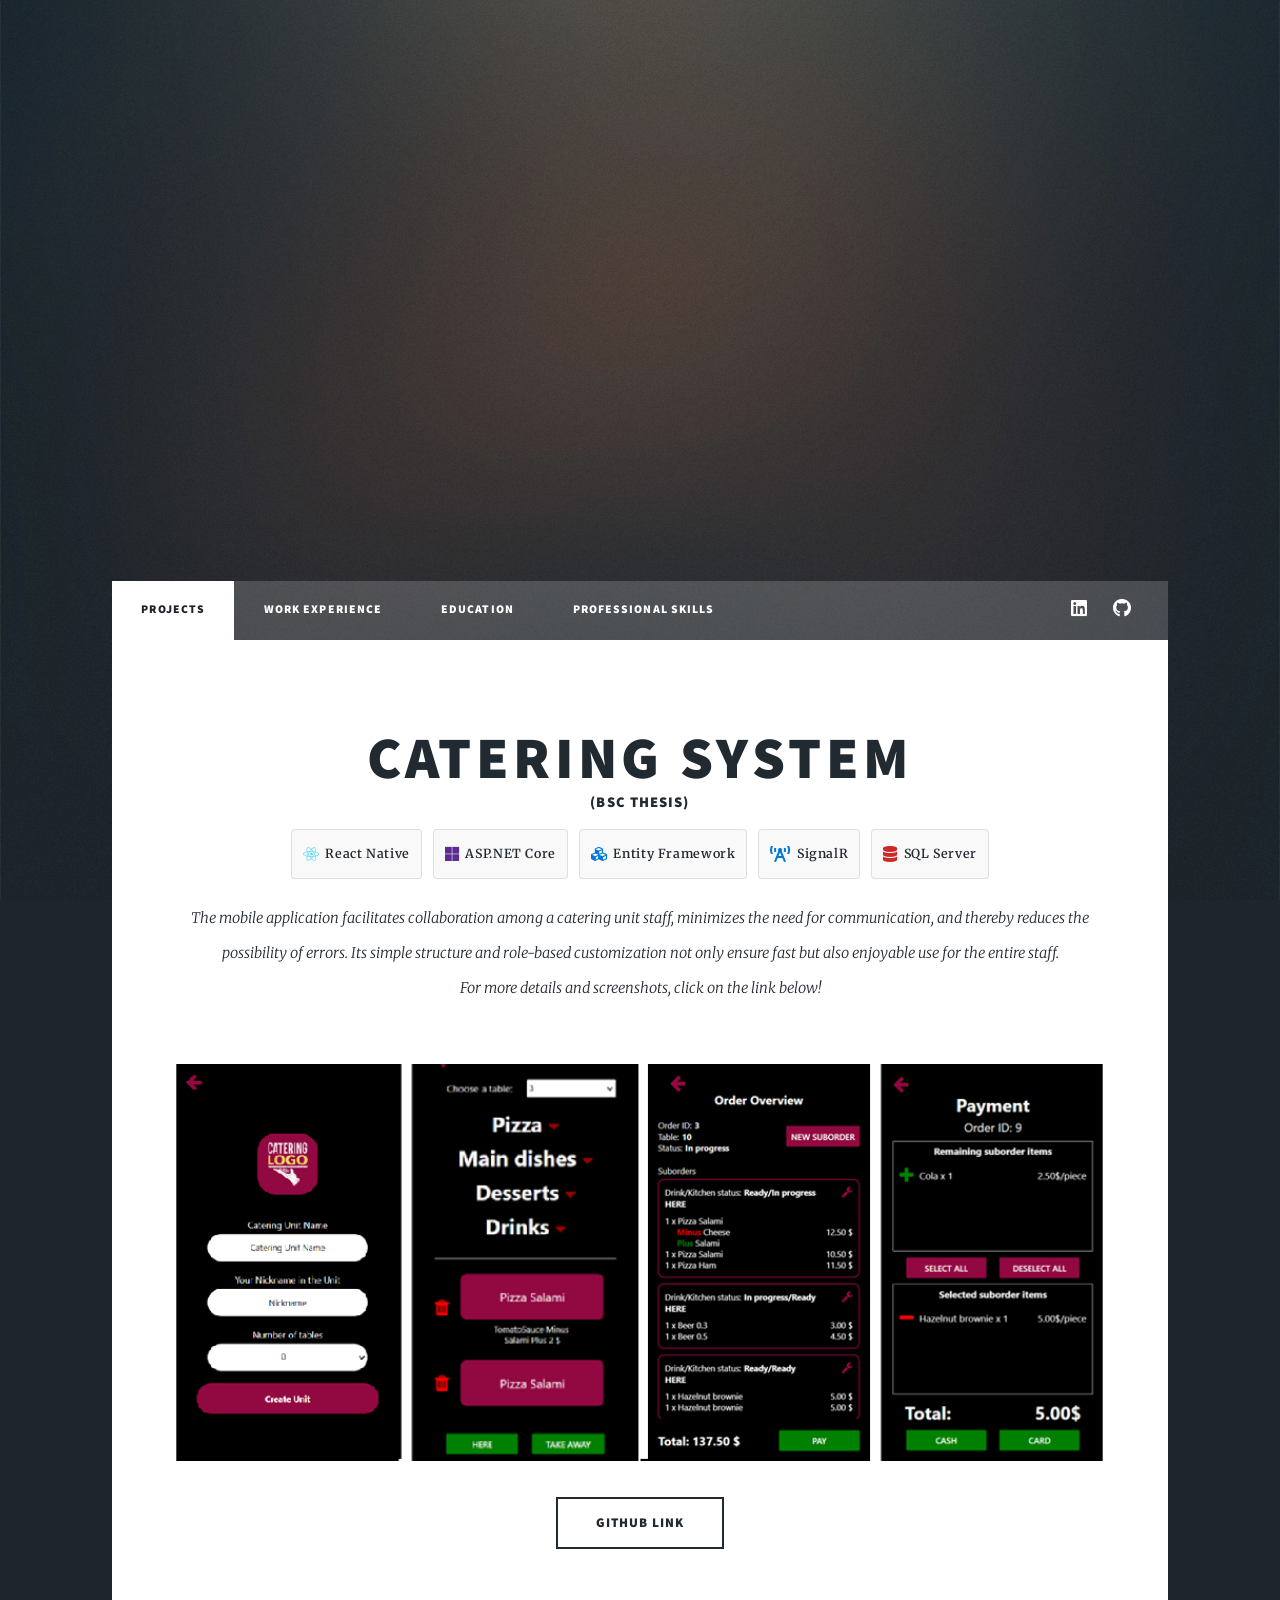
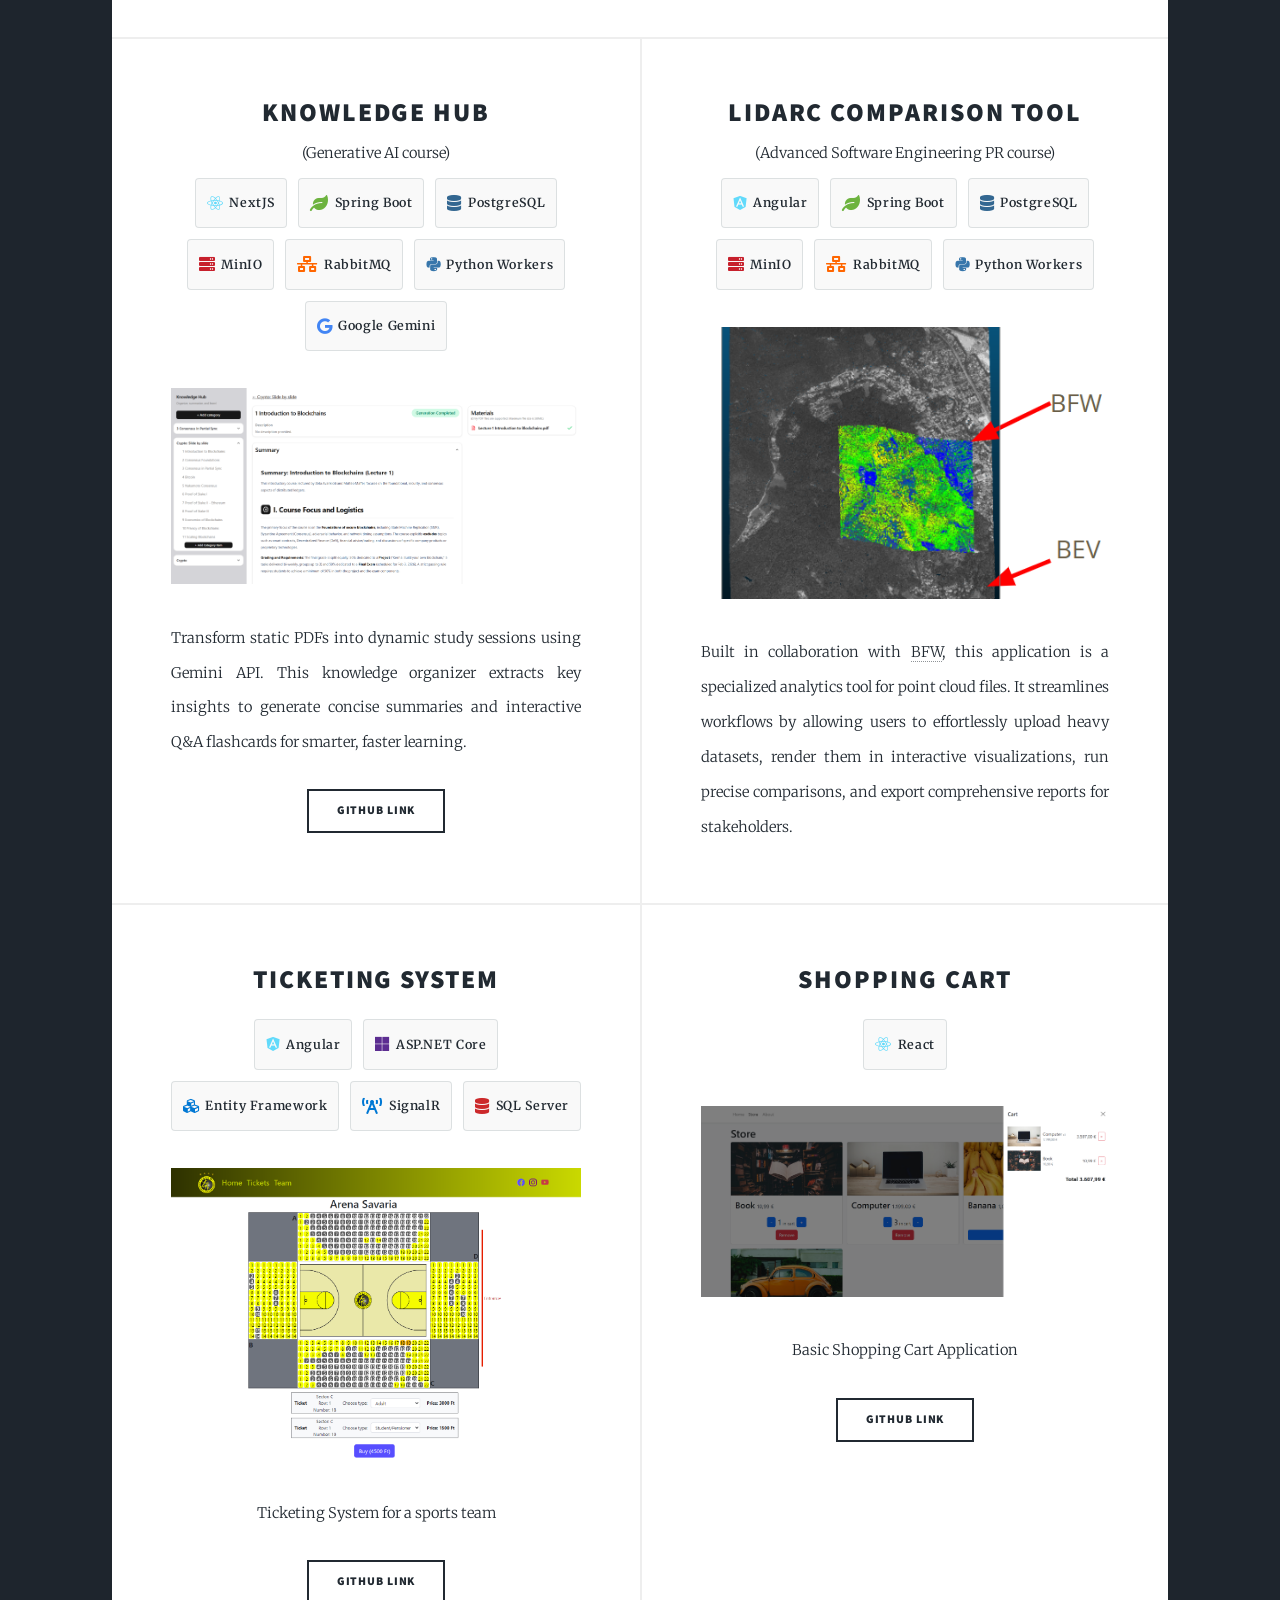
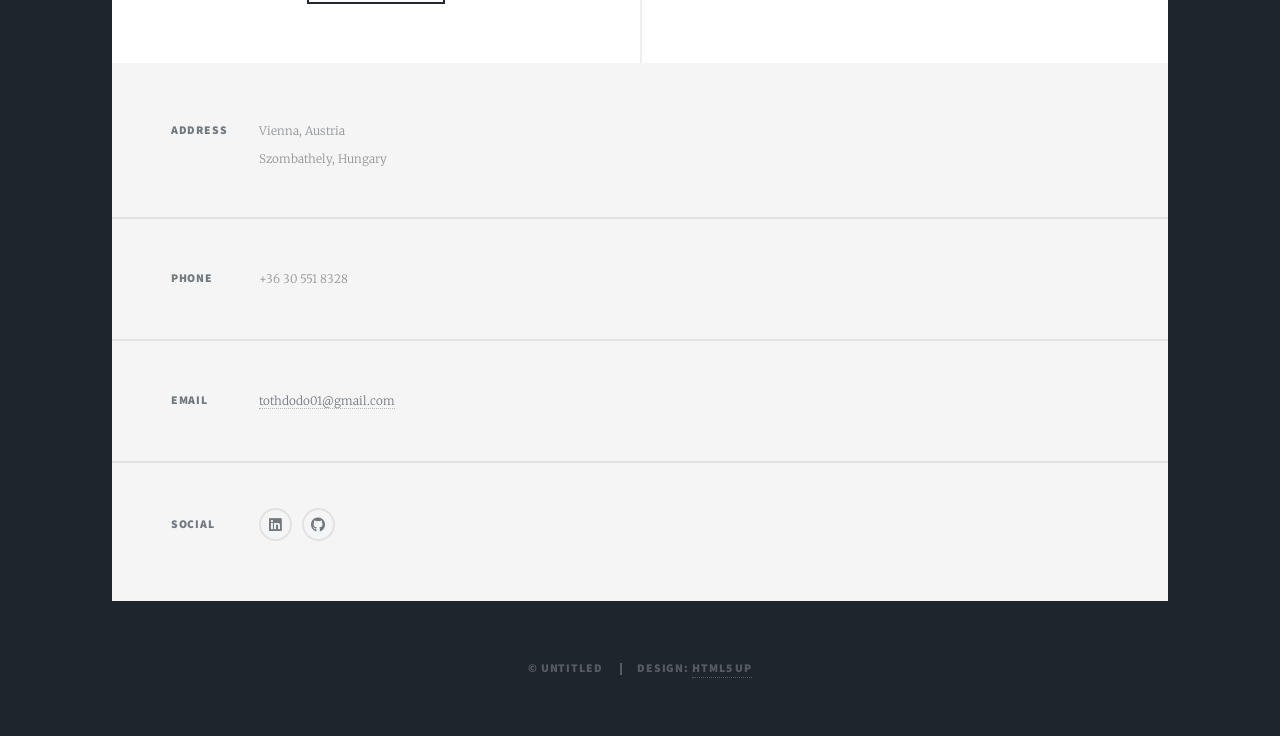
<file: index.html>
<!DOCTYPE HTML>
<!--
	Massively by HTML5 UP
	html5up.net | @ajlkn
	Free for personal and commercial use under the CCA 3.0 license (html5up.net/license)
-->
<html>

<head>
	<title>Portfolio</title>
	<meta charset="utf-8" />
	<meta name="viewport" content="width=device-width, initial-scale=1, user-scalable=no" />
	<link rel="stylesheet" href="assets/css/main.css" />
	<noscript>
		<link rel="stylesheet" href="assets/css/noscript.css" />
	</noscript>
</head>

<body>

	<!-- Wrapper -->
	<div id="wrapper" class="fade-in">

		<!-- Intro -->
		<div id="intro">
			<div
				style="display: flex; flex-wrap: wrap; align-items: flex-start; justify-content: center; gap: 3rem; max-width: 72rem;">
				<div style="flex: 0 0 auto; text-align: center;">
					<img src="images/cv_circular.png" alt="Profile Image" class="profile-image" />
				</div>

				<div style="flex: 1 1 350px;">
					<h1 style="margin-bottom: 0.2rem; font-size: 3rem; line-height: 1.1; text-align: left;">Domonkos
						Máté Tóth</h1>

					<p
						style="margin-bottom: 1.5rem; font-size: 1.2rem; font-weight: 600; text-transform: uppercase; letter-spacing: 0.15em; text-align: left;">
						Software Engineer
					</p>

					<p
						style="margin-bottom: 0; font-size: 1.1rem; line-height: 1.6; font-weight: 300; text-align:justify;">
						Welcome to my portfolio!<br /><br />I am a <strong>Master’s student in Software
							Engineering at the
							Technical
							University of Vienna</strong>, seeking a <strong>part-time or internship</strong>
						opportunity alongside my studies. Highly motivated with <strong>2.5 years of industry
							experience</strong> and a
						strong academic
						background in <strong>BSc and MSc programs</strong>. I am eager to contribute my existing
						skillset to your team
						while actively
						pursuing opportunities to expand my technical knowledge. With strong communication skills and a
						collaborative
						mindset, I enjoy working in teams and contributing to shared goals.<br /><br />Feel free to
						explore my
						projects, work experience, education, and skills below!
					</p>
				</div>
			</div>
			<div id="content"></div>
		</div>
		<!-- Nav -->
		<nav id="nav">
			<ul class="links">
				<li class="active"><a href="index.html#content">Projects</a></li>
				<li><a href="work.html#content">Work Experience</a></li>
				<li><a href="education.html#content">Education</a></li>
				<li><a href="skills.html#content">Professional Skills</a></li>
			</ul>
			<ul class="icons">
				<li><a href="https://www.linkedin.com/in/domonkos-m%C3%A1t%C3%A9-t%C3%B3th-b01144271/"
						class="icon brands fa-linkedin" target="_blank"><span class="label">LinkedIn</span></a></li>
				<li><a href="https://github.com/tothdodo" class="icon brands fa-github" target="_blank"><span
							class="label">GitHub</span></a></li>
			</ul>
		</nav>

		<!-- Main -->
		<div id="main">
			<!-- Featured Post -->
			<article class="post featured">
				<header class="major">
					<h2 style="margin-bottom: 0px;"><a href="https://github.com/tothdodo/caterflow"
							target="_blank">Catering System</a>
					</h2>
					<h4>(BSc Thesis)</h4>
					<div class="tech-container">
						<span class="tech-badge">
							<i class="icon brands fa-react" style="color: #61DAFB; font-size: 1.1rem;"></i> React
							Native
						</span>

						<span class="tech-badge">
							<i class="icon brands fa-microsoft" style="color: #5C2D91; font-size: 1.1rem;"></i>
							ASP.NET
							Core
						</span>

						<span class="tech-badge">
							<i class="icon solid fa-cubes" style="color: #0078D4; font-size: 1.1rem;"></i> Entity
							Framework
						</span>

						<span class="tech-badge">
							<i class="icon solid fa-broadcast-tower" style="color: #0078D4; font-size: 1.1rem;"></i>
							SignalR
						</span>

						<span class="tech-badge">
							<i class="icon solid fa-database" style="color: #CC292B; font-size: 1.1rem;"></i> SQL
							Server
						</span>
					</div>
					<p>The mobile application facilitates collaboration among a catering unit staff, minimizes the
						need
						for
						communication, and thereby reduces the possibility of errors. Its simple structure and
						role-based customization not only ensure fast but also enjoyable use for the entire
						staff.<br>
						For more details and screenshots, click on the link below!
					</p>
				</header>
				<a href="https://github.com/tothdodo/caterflow" class="image fit" target="_blank"><img
						src="images/caterflow.png" alt="" /></a>
				<ul class="actions special">
					<li><a href="https://github.com/tothdodo/caterflow" class="button large" target="_blank">GitHub
							Link</a></li>
				</ul>
			</article>

			<!-- Posts -->
			<section class="posts">
				<article>
					<header>
						<h2 style="margin-bottom: 5px;"><a href="https://github.com/tothdodo/genai_project"
								target="_blank">Knowledge Hub</a>
						</h2>
						<span>(Generative AI course)</span>
						<div class="tech-container">
							<span class="tech-badge">
								<i class="icon brands fa-react" style="color: #61DAFB; font-size: 1.1rem;"></i>
								NextJS
							</span>
							<span class="tech-badge">
								<i class="icon solid fa-leaf" style="color: #6DB33F; font-size: 1.1rem;"></i> Spring
								Boot
							</span>
							<span class="tech-badge">
								<i class="icon solid fa-database" style="color: #336791; font-size: 1.1rem;"></i>
								PostgreSQL
							</span>
							<span class="tech-badge">
								<i class="icon solid fa-server" style="color: #C7202C; font-size: 1.1rem;"></i>
								MinIO
							</span>
							<span class="tech-badge">
								<i class="icon solid fa-network-wired" style="color: #FF6600; font-size: 1.1rem;"></i>
								RabbitMQ
							</span>
							<span class="tech-badge">
								<i class="icon brands fa-python" style="color: #3776AB; font-size: 1.1rem;"></i>
								Python
								Workers
							</span>
							<span class="tech-badge">
								<i class="icon brands fa-google" style="color: #4285F4; font-size: 1.1rem;"></i>
								Google
								Gemini
							</span>
						</div>
					</header>
					<a href="https://github.com/tothdodo/genai_project" class="image fit" target="_blank">
						<img src="images/genai_project.png" alt="" /></a>
					<p style="text-align: justify;">
						Transform static PDFs into dynamic study sessions using Gemini API.
						This knowledge organizer extracts key insights to generate concise summaries and
						interactive Q&A flashcards for smarter, faster learning.
					</p>
					<ul class="actions special">
						<li><a href="https://github.com/tothdodo/genai_project" class="button" target="_blank">GitHub
								Link</a></li>
					</ul>
				</article>
				<article>
					<header>
						<h2 style="margin-bottom: 5px;">
							LiDARC Comparison Tool
						</h2>
						<span>(Advanced Software Engineering PR course)</span>
						<div class="tech-container">
							<span class="tech-badge">
								<i class="icon brands fa-angular" style="color: #61DAFB; font-size: 1.1rem;"></i>
								Angular
							</span>
							<span class="tech-badge">
								<i class="icon solid fa-leaf" style="color: #6DB33F; font-size: 1.1rem;"></i> Spring
								Boot
							</span>
							<span class="tech-badge">
								<i class="icon solid fa-database" style="color: #336791; font-size: 1.1rem;"></i>
								PostgreSQL
							</span>
							<span class="tech-badge">
								<i class="icon solid fa-server" style="color: #C7202C; font-size: 1.1rem;"></i>
								MinIO
							</span>
							<span class="tech-badge">
								<i class="icon solid fa-network-wired" style="color: #FF6600; font-size: 1.1rem;"></i>
								RabbitMQ
							</span>
							<span class="tech-badge">
								<i class="icon brands fa-python" style="color: #3776AB; font-size: 1.1rem;"></i>
								Python
								Workers
							</span>
						</div>
					</header>
					<div class="image fit">
						<img src="images/lidarc.png" alt="" />
					</div>
					<p style="text-align: justify;">
						Built in collaboration with <a href="https://www.bfw.gv.at/en/" target="_blank">BFW</a>,
						this
						application is a specialized analytics tool for point
						cloud files.
						It streamlines workflows by allowing users to effortlessly upload heavy datasets,
						render them in interactive visualizations, run precise comparisons,
						and export comprehensive reports for stakeholders.
					</p>
				</article>
			</section>
			<section class="posts">
				<article>
					<header>
						<h2><a href="https://github.com/tothdodo/TicketingSystem" target="_blank">Ticketing
								System</a>
						</h2>
						<div class="tech-container">
							<span class="tech-badge">
								<i class="icon brands fa-angular" style="color: #61DAFB; font-size: 1.1rem;"></i>
								Angular
							</span>

							<span class="tech-badge">
								<i class="icon brands fa-microsoft" style="color: #5C2D91; font-size: 1.1rem;"></i>
								ASP.NET
								Core
							</span>

							<span class="tech-badge">
								<i class="icon solid fa-cubes" style="color: #0078D4; font-size: 1.1rem;"></i>
								Entity
								Framework
							</span>

							<span class="tech-badge">
								<i class="icon solid fa-broadcast-tower" style="color: #0078D4; font-size: 1.1rem;"></i>
								SignalR
							</span>

							<span class="tech-badge">
								<i class="icon solid fa-database" style="color: #CC292B; font-size: 1.1rem;"></i>
								SQL
								Server
							</span>
						</div>
					</header>
					<a href="https://github.com/tothdodo/TicketingSystem" class="image fit" target="_blank">
						<img src="images/ts_main_pic.png" alt="" /></a>
					<p style="display: flex; justify-content: center;">Ticketing System for a sports team</p>
					<ul class="actions special">
						<li><a href="https://github.com/tothdodo/TicketingSystem" class="button" target="_blank">GitHub
								Link</a></li>
					</ul>
				</article>
				<article>
					<header>
						<h2><a href="https://github.com/tothdodo/ShoppingCart" target="_blank">Shopping Cart</a>
						</h2>
						<div class="tech-container">
							<span class="tech-badge">
								<i class="icon brands fa-react" style="color: #61DAFB; font-size: 1.1rem;"></i>
								React
							</span>
						</div>
					</header>
					<a href="https://github.com/tothdodo/ShoppingCart" class="image fit" target="_blank">
						<img src="images/shopping_cart.png" alt="" /></a>
					<p style="display: flex; justify-content: center;">Basic Shopping Cart Application</p>
					<ul class="actions special">
						<li><a href="https://github.com/tothdodo/ShoppingCart" class="button" target="_blank">GitHub
								Link</a></li>
					</ul>
				</article>
			</section>
		</div>

		<!-- Footer -->
		<footer id="footer">
			<section class="split contact">
				<section class="alt">
					<h3>Address</h3>
					<p>Vienna, Austria<br />
						Szombathely, Hungary</p>
				</section>
				<section>
					<h3>Phone</h3>
					<p>+36 30 551 8328</p>
				</section>
				<section>
					<h3>Email</h3>
					<p><a href="mailto:tothdodo01@gmail.com">tothdodo01@gmail.com</a></p>
				</section>

				<section>
					<h3>Social</h3>
					<ul class="icons alt">
						<li><a href="https://www.linkedin.com/in/domonkos-m%C3%A1t%C3%A9-t%C3%B3th-b01144271/"
								class="icon brands alt fa-linkedin" target="_blank"><span
									class="label">LinkedIn</span></a></li>
						<li><a href="https://github.com/tothdodo" class="icon brands alt fa-github"
								target="_blank"><span class="label">GitHub</span></a></li>
					</ul>
				</section>
			</section>
		</footer>

		<!-- Copyright -->
		<div id="copyright">
			<ul>
				<li>&copy; Untitled</li>
				<li>Design: <a href="https://html5up.net">HTML5 UP</a></li>
			</ul>
		</div>

	</div>

	<!-- Scripts -->
	<script src="assets/js/jquery.min.js"></script>
	<script src="assets/js/jquery.scrollex.min.js"></script>
	<script src="assets/js/jquery.scrolly.min.js"></script>
	<script src="assets/js/browser.min.js"></script>
	<script src="assets/js/breakpoints.min.js"></script>
	<script src="assets/js/util.js"></script>
	<script src="assets/js/main.js"></script>

</body>

</html>
</file>
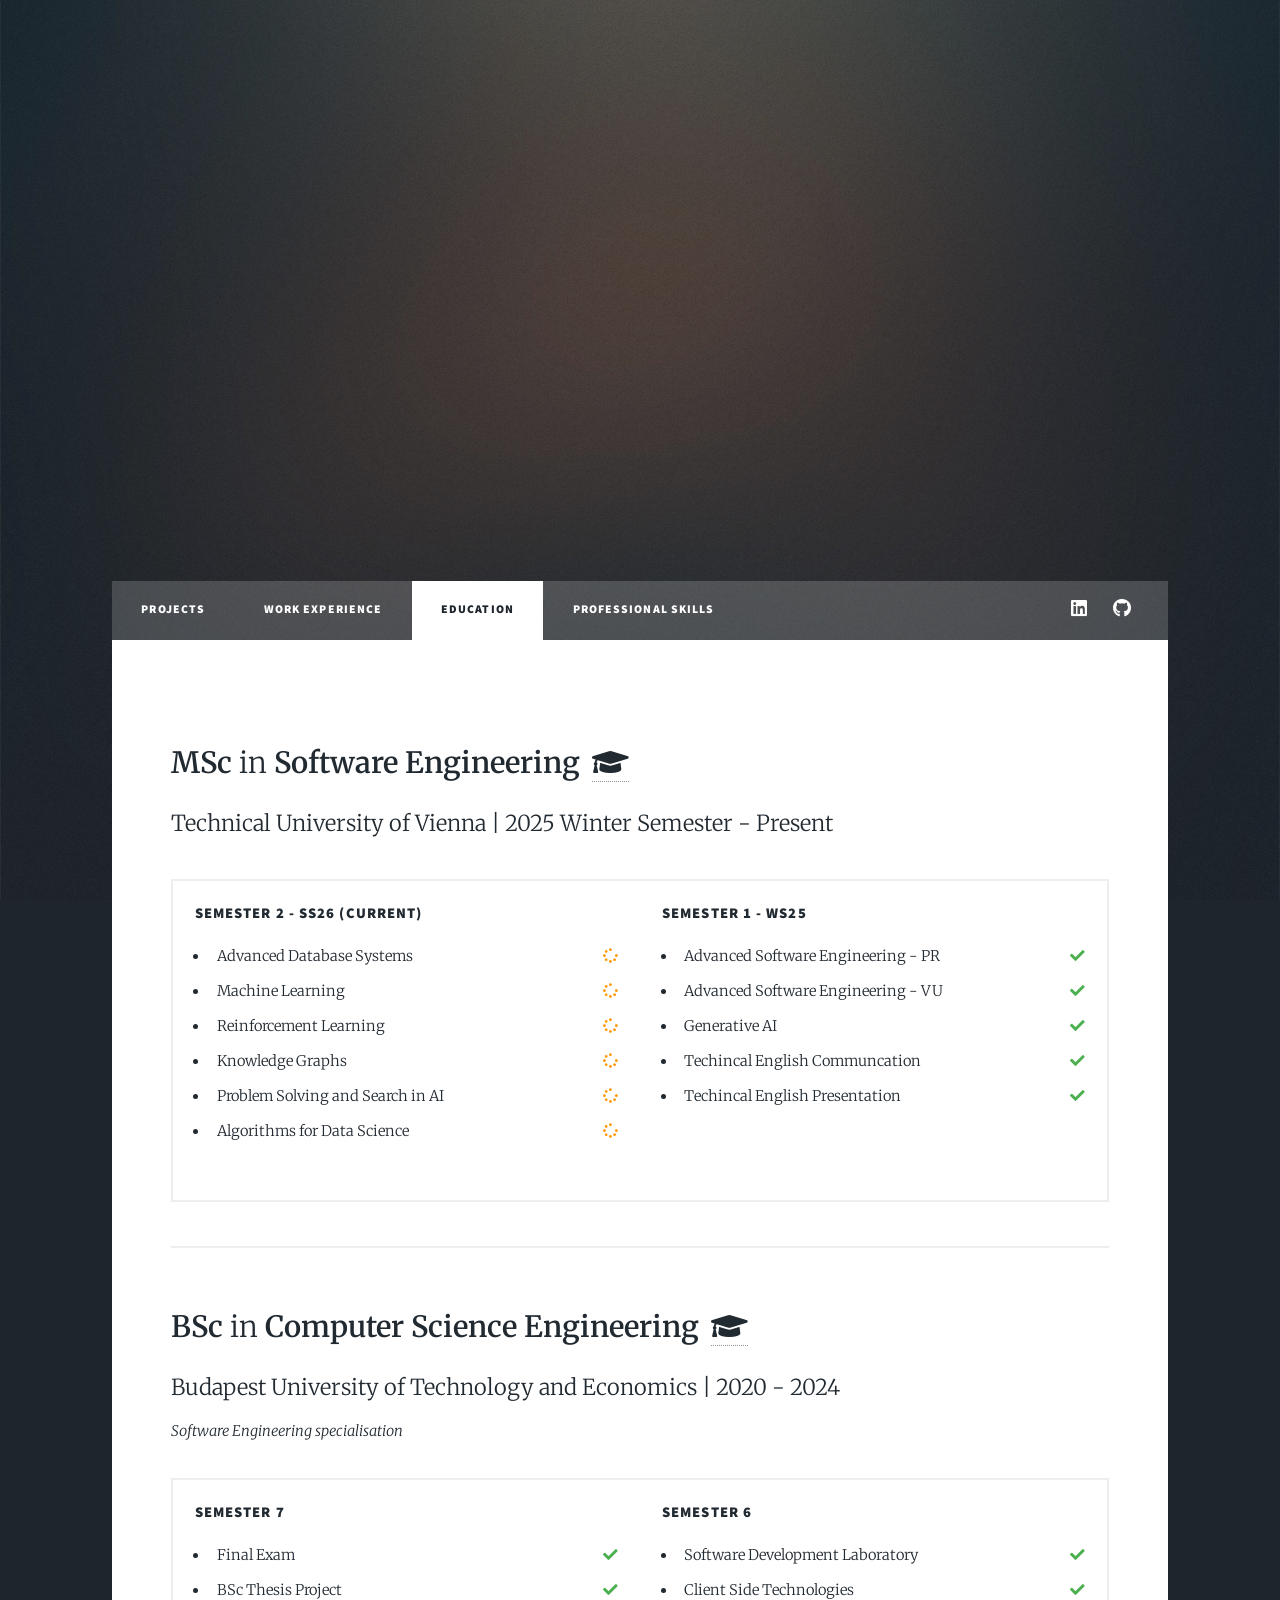
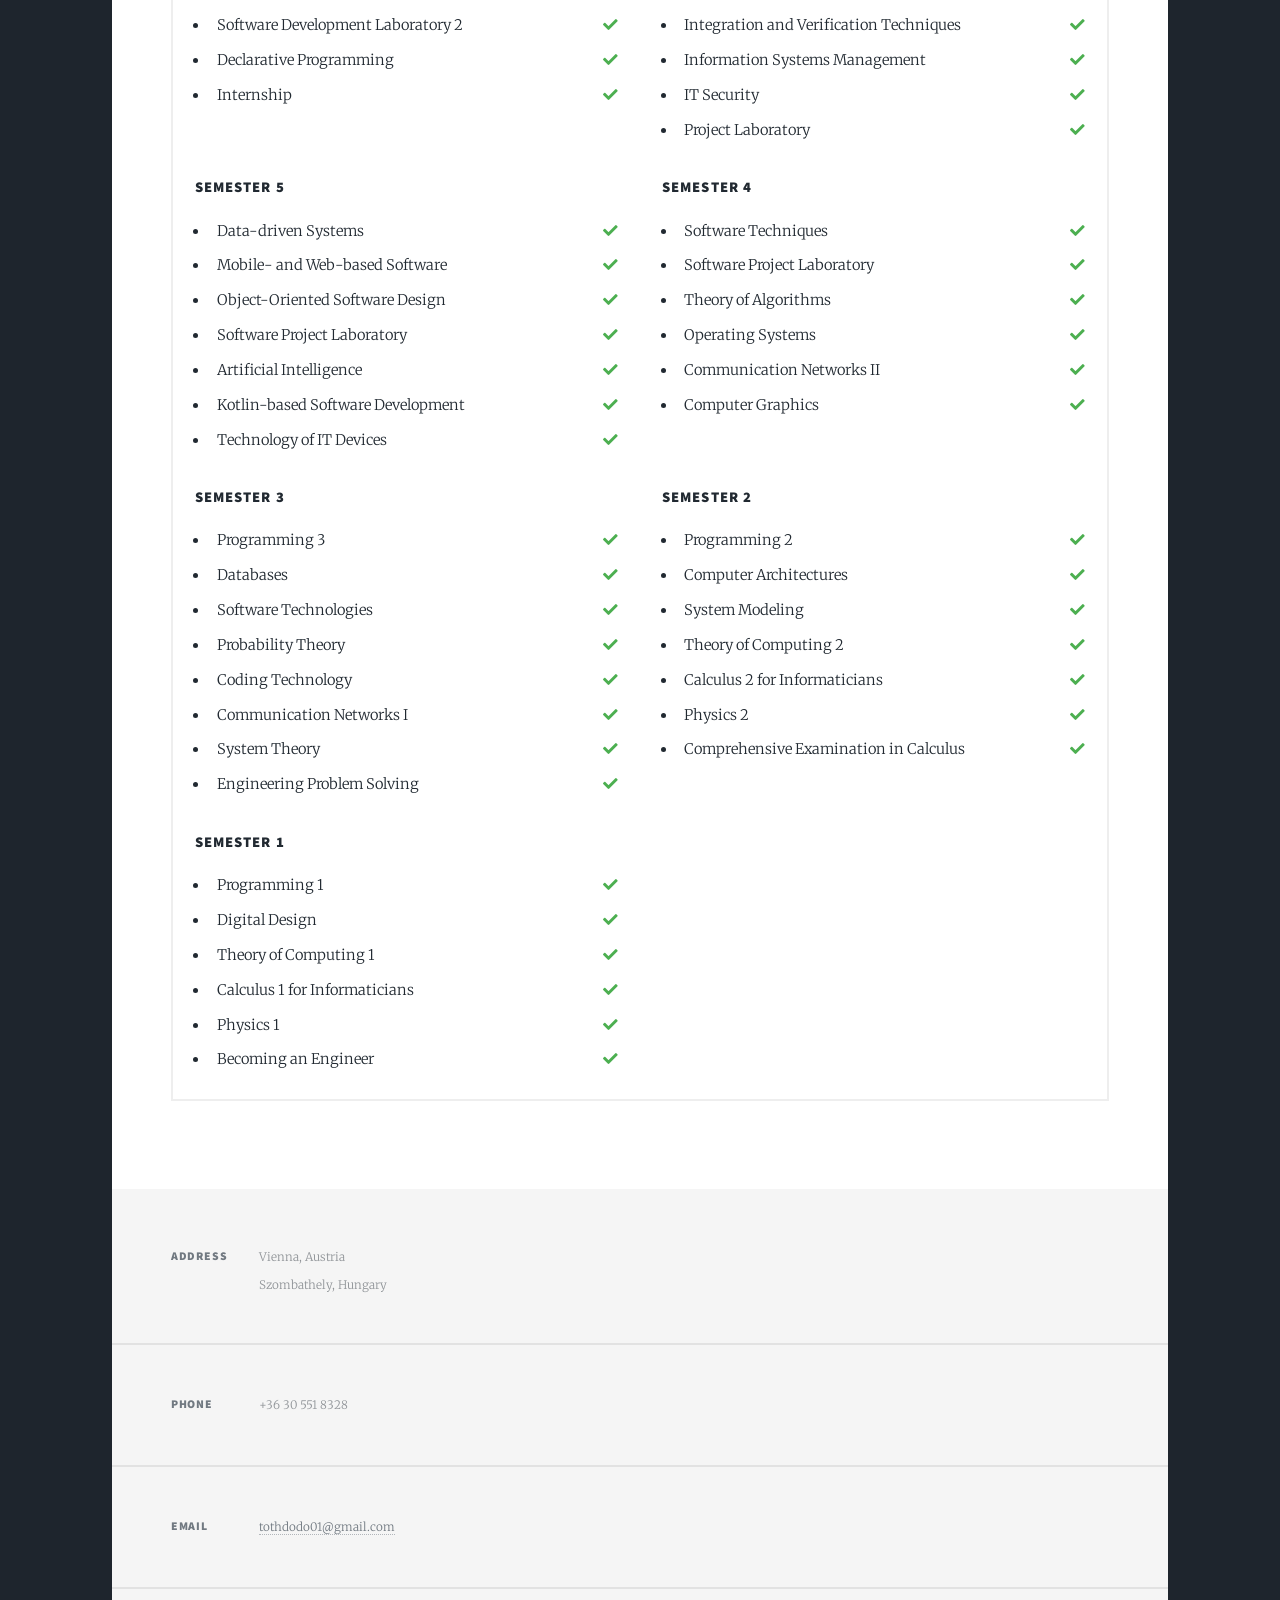
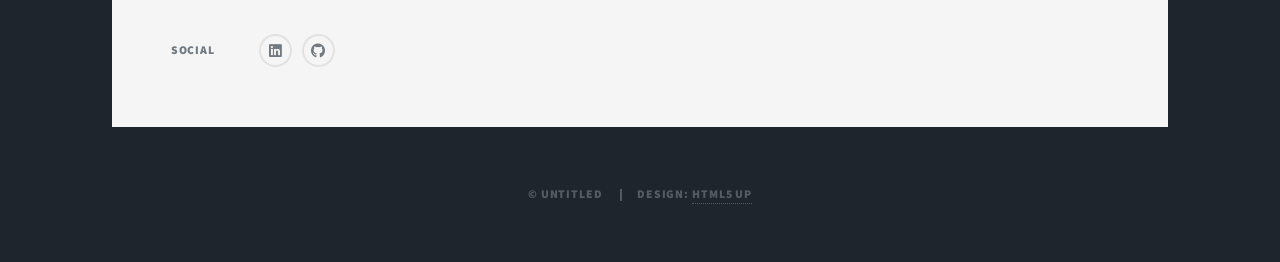
<file: education.html>
<!DOCTYPE HTML>
<!--
	Massively by HTML5 UP
	html5up.net | @ajlkn
	Free for personal and commercial use under the CCA 3.0 license (html5up.net/license)
-->
<html>

<head>
	<title>Portfolio</title>
	<meta charset="utf-8" />
	<meta name="viewport" content="width=device-width, initial-scale=1, user-scalable=no" />
	<link rel="stylesheet" href="assets/css/main.css" />
	<noscript>
		<link rel="stylesheet" href="assets/css/noscript.css" />
	</noscript>
</head>

<body>

	<!-- Wrapper -->
	<div id="wrapper" class="fade-in">

		<!-- Intro -->
		<div id="intro">
			<div
				style="display: flex; flex-wrap: wrap; align-items: flex-start; justify-content: center; gap: 3rem; max-width: 72rem;">
				<div style="flex: 0 0 auto; text-align: center;">
					<img src="images/cv_circular.png" alt="Profile Image" class="profile-image" />
				</div>

				<div style="flex: 1 1 350px;">
					<h1 style="margin-bottom: 0.2rem; font-size: 3rem; line-height: 1.1; text-align: left;">Domonkos
						Máté Tóth</h1>

					<p
						style="margin-bottom: 1.5rem; font-size: 1.2rem; font-weight: 600; text-transform: uppercase; letter-spacing: 0.15em; text-align: left;">
						Software Engineer
					</p>

					<p
						style="margin-bottom: 0; font-size: 1.1rem; line-height: 1.6; font-weight: 300; text-align:justify;">
						Welcome to my portfolio!<br /><br />I am a <strong>Master’s student in Software
							Engineering at the
							Technical
							University of Vienna</strong>, seeking a <strong>part-time or internship</strong>
						opportunity alongside my studies. Highly motivated with <strong>2.5 years of industry
							experience</strong> and a
						strong academic
						background in <strong>BSc and MSc programs</strong>. I am eager to contribute my existing
						skillset to your team
						while actively
						pursuing opportunities to expand my technical knowledge. With strong communication skills and a
						collaborative
						mindset, I enjoy working in teams and contributing to shared goals.<br /><br />Feel free to
						explore my
						projects, work experience, education, and skills below!
					</p>
				</div>

			</div>
			<div id="content"></div>
		</div>
		<!-- Nav -->
		<nav id="nav">
			<ul class="links">
				<li><a href="index.html#content">Projects</a></li>
				<li><a href="work.html#content">Work Experience</a></li>
				<li class="active"><a href="education.html#content">Education</a></li>
				<li><a href="skills.html#content">Professional Skills</a></li>
			</ul>
			<ul class="icons">
				<li><a href="https://www.linkedin.com/in/domonkos-m%C3%A1t%C3%A9-t%C3%B3th-b01144271/"
						class="icon brands fa-linkedin" target="_blank"><span class="label">LinkedIn</span></a></li>
				<li><a href="https://github.com/tothdodo" class="icon brands fa-github" target="_blank"><span
							class="label">GitHub</span></a></li>
			</ul>
		</nav>

		<!-- Main -->
		<div id="main">
			<article class="post">
				<p style="font-size: 2rem; margin-bottom: 0;"><strong>MSc</strong> in <strong>Software
						Engineering</strong>
					<a href="https://informatics.tuwien.ac.at/master/software-engineering/" target="_blank"
						rel="noopener noreferrer" style="margin-left: 5px; text-decoration: none;">
						<i class="icon solid fa-graduation-cap"></i>
					</a>
				</p>
				<p style="font-size: 1.5rem;">Technical University of Vienna | 2025 Winter Semester - Present</p>
				<div class="box">
					<div class="row gtr-200">
						<div class="col-6 col-12-small">
							<h4>Semester 2 - SS26 (Current)</h4>
							<ul class="alt">
								<li>
									<div class="list-item">
										<span>Advanced Database Systems</span>
										<i class="icon solid fa-spinner fa-spin in-progress" title="In Progress"></i>
									</div>
								</li>
								<li>
									<div class="list-item">
										<span>Machine Learning</span>
										<i class="icon solid fa-spinner fa-spin in-progress" title="In Progress"></i>
									</div>
								</li>
								<li>
									<div class="list-item">
										<span>Reinforcement Learning</span>
										<i class="icon solid fa-spinner fa-spin in-progress" title="In Progress"></i>
									</div>
								</li>
								<li>
									<div class="list-item">
										<span>Knowledge Graphs</span>
										<i class="icon solid fa-spinner fa-spin in-progress" title="In Progress"></i>
									</div>
								</li>
								<li>
									<div class="list-item">
										<span>Problem Solving and Search in AI</span>
										<i class="icon solid fa-spinner fa-spin in-progress" title="In Progress"></i>
									</div>
								</li>
								<li>
									<div class="list-item">
										<span>Algorithms for Data Science</span>
										<i class="icon solid fa-spinner fa-spin in-progress" title="In Progress"></i>
									</div>
								</li>
							</ul>
						</div>
						<div class="col-6 col-12-small">
							<h4>Semester 1 - WS25</h4>
							<ul class="alt">
								<li>
									<div class="list-item">
										<span>Advanced Software Engineering - PR</span>
										<i class="icon solid fa-check completed" title="Passed"></i>
									</div>
								</li>
								<li>
									<div class="list-item">
										<span>Advanced Software Engineering - VU</span>
										<i class="icon solid fa-check completed" title="Passed"></i>
									</div>
								</li>
								<li>
									<div class="list-item">
										<span>Generative AI</span>
										<i class="icon solid fa-check completed" title="Passed"></i>
									</div>
								</li>
								<li>
									<div class="list-item">
										<span>Techincal English Communcation</span>
										<i class="icon solid fa-check completed" title="Passed"></i>
									</div>
								</li>
								<li>
									<div class="list-item">
										<span>Techincal English Presentation</span>
										<i class="icon solid fa-check completed" title="Passed"></i>
									</div>
								</li>
							</ul>
						</div>
					</div>
				</div>

				<hr />

				<p style="font-size: 2rem; margin-bottom: 0;"><strong>BSc</strong> in <strong>Computer Science
						Engineering</strong>
					<a href="https://vik.bme.hu/document/5728/original/BSC_CE_20230703.pdf" target="_blank"
						rel="noopener noreferrer" style="margin-left: 5px; text-decoration: none;">
						<i class="icon solid fa-graduation-cap"></i>
					</a>
				</p>
				<p style="font-size: 1.5rem;margin-bottom: 0;">Budapest University of Technology and Economics |
					2020 - 2024</p>
				<p style="font-size: 1rem; font-style: italic;">Software Engineering specialisation</p>
				<div class="box">
					<div class="row gtr-200">
						<div class="col-6 col-12-small">
							<h4>Semester 7</h4>
							<ul class="alt">
								<li>
									<div class="list-item">
										<span>Final Exam</span>
										<i class="icon solid fa-check completed" title="Passed"></i>
									</div>
								</li>
								<li>
									<div class="list-item">
										<span>BSc Thesis Project</span>
										<i class="icon solid fa-check completed" title="Passed"></i>
									</div>
								</li>
								<li>
									<div class="list-item">
										<span>Software Development Laboratory 2</span>
										<i class="icon solid fa-check completed" title="Passed"></i>
									</div>
								</li>
								<li>
									<div class="list-item">
										<span>Declarative Programming</span>
										<i class="icon solid fa-check completed" title="Passed"></i>
									</div>
								</li>
								<li>
									<div class="list-item">
										<span>Internship</span>
										<i class="icon solid fa-check completed" title="Passed"></i>
									</div>
								</li>
							</ul>
						</div>
						<div class="col-6 col-12-small">
							<h4>Semester 6</h4>
							<ul class="alt">
								<li>
									<div class="list-item">
										<span>Software Development Laboratory</span>
										<i class="icon solid fa-check completed" title="Passed"></i>
									</div>
								</li>
								<li>
									<div class="list-item">
										<span>Client Side Technologies</span>
										<i class="icon solid fa-check completed" title="Passed"></i>
									</div>
								</li>
								<li>
									<div class="list-item">
										<span>Integration and Verification Techniques</span>
										<i class="icon solid fa-check completed" title="Passed"></i>
									</div>
								</li>
								<li>
									<div class="list-item">
										<span>Information Systems Management</span>
										<i class="icon solid fa-check completed" title="Passed"></i>
									</div>
								</li>
								<li>
									<div class="list-item">
										<span>IT Security</span>
										<i class="icon solid fa-check completed" title="Passed"></i>
									</div>
								</li>
								<li>
									<div class="list-item">
										<span>Project Laboratory</span>
										<i class="icon solid fa-check completed" title="Passed"></i>
									</div>
								</li>
							</ul>
						</div>

						<div class="col-6 col-12-small">
							<h4>Semester 5</h4>
							<ul class="alt">
								<li>
									<div class="list-item">
										<span>Data-driven Systems</span>
										<i class="icon solid fa-check completed" title="Passed"></i>
									</div>
								</li>
								<li>
									<div class="list-item">
										<span>Mobile- and Web-based Software</span>
										<i class="icon solid fa-check completed" title="Passed"></i>
									</div>
								</li>
								<li>
									<div class="list-item">
										<span>Object-Oriented Software Design</span>
										<i class="icon solid fa-check completed" title="Passed"></i>
									</div>
								</li>
								<li>
									<div class="list-item">
										<span>Software Project Laboratory</span>
										<i class="icon solid fa-check completed" title="Passed"></i>
									</div>
								</li>
								<li>
									<div class="list-item">
										<span>Artificial Intelligence</span>
										<i class="icon solid fa-check completed" title="Passed"></i>
									</div>
								</li>
								<li>
									<div class="list-item">
										<span>Kotlin-based Software Development</span>
										<i class="icon solid fa-check completed" title="Passed"></i>
									</div>
								</li>
								<li>
									<div class="list-item">
										<span>Technology of IT Devices</span>
										<i class="icon solid fa-check completed" title="Passed"></i>
									</div>
								</li>
							</ul>
						</div>

						<div class="col-6 col-12-small">
							<h4>Semester 4</h4>
							<ul class="alt">
								<li>
									<div class="list-item">
										<span>Software Techniques</span>
										<i class="icon solid fa-check completed" title="Passed"></i>
									</div>
								</li>
								<li>
									<div class="list-item">
										<span>Software Project Laboratory</span>
										<i class="icon solid fa-check completed" title="Passed"></i>
									</div>
								</li>
								<li>
									<div class="list-item">
										<span>Theory of Algorithms</span>
										<i class="icon solid fa-check completed" title="Passed"></i>
									</div>
								</li>
								<li>
									<div class="list-item">
										<span>Operating Systems</span>
										<i class="icon solid fa-check completed" title="Passed"></i>
									</div>
								</li>
								<li>
									<div class="list-item">
										<span>Communication Networks II</span>
										<i class="icon solid fa-check completed" title="Passed"></i>
									</div>
								</li>
								<li>
									<div class="list-item">
										<span>Computer Graphics</span>
										<i class="icon solid fa-check completed" title="Passed"></i>
									</div>
								</li>
							</ul>
						</div>

						<div class="col-6 col-12-small">
							<h4>Semester 3</h4>
							<ul class="alt">
								<li>
									<div class="list-item">
										<span>Programming 3</span>
										<i class="icon solid fa-check completed" title="Passed"></i>
									</div>
								</li>
								<li>
									<div class="list-item">
										<span>Databases</span>
										<i class="icon solid fa-check completed" title="Passed"></i>
									</div>
								</li>
								<li>
									<div class="list-item">
										<span>Software Technologies</span>
										<i class="icon solid fa-check completed" title="Passed"></i>
									</div>
								</li>
								<li>
									<div class="list-item">
										<span>Probability Theory</span>
										<i class="icon solid fa-check completed" title="Passed"></i>
									</div>
								</li>
								<li>
									<div class="list-item">
										<span>Coding Technology</span>
										<i class="icon solid fa-check completed" title="Passed"></i>
									</div>
								</li>
								<li>
									<div class="list-item">
										<span>Communication Networks I</span>
										<i class="icon solid fa-check completed" title="Passed"></i>
									</div>
								</li>
								<li>
									<div class="list-item">
										<span>System Theory</span>
										<i class="icon solid fa-check completed" title="Passed"></i>
									</div>
								</li>
								<li>
									<div class="list-item">
										<span>Engineering Problem Solving</span>
										<i class="icon solid fa-check completed" title="Passed"></i>
									</div>
								</li>
							</ul>
						</div>

						<div class="col-6 col-12-small">
							<h4>Semester 2</h4>
							<ul class="alt">
								<li>
									<div class="list-item">
										<span>Programming 2</span>
										<i class="icon solid fa-check completed" title="Passed"></i>
									</div>
								</li>
								<li>
									<div class="list-item">
										<span>Computer Architectures</span>
										<i class="icon solid fa-check completed" title="Passed"></i>
									</div>
								</li>
								<li>
									<div class="list-item">
										<span>System Modeling</span>
										<i class="icon solid fa-check completed" title="Passed"></i>
									</div>
								</li>
								<li>
									<div class="list-item">
										<span>Theory of Computing 2</span>
										<i class="icon solid fa-check completed" title="Passed"></i>
									</div>
								</li>
								<li>
									<div class="list-item">
										<span>Calculus 2 for Informaticians</span>
										<i class="icon solid fa-check completed" title="Passed"></i>
									</div>
								</li>
								<li>
									<div class="list-item">
										<span>Physics 2</span>
										<i class="icon solid fa-check completed" title="Passed"></i>
									</div>
								</li>
								<li>
									<div class="list-item">
										<span>Comprehensive Examination in Calculus</span>
										<i class="icon solid fa-check completed" title="Passed"></i>
									</div>
								</li>
							</ul>
						</div>

						<div class="col-6 col-12-small">
							<h4>Semester 1</h4>
							<ul class="alt">
								<li>
									<div class="list-item">
										<span>Programming 1</span>
										<i class="icon solid fa-check completed" title="Passed"></i>
									</div>
								</li>
								<li>
									<div class="list-item">
										<span>Digital Design</span>
										<i class="icon solid fa-check completed" title="Passed"></i>
									</div>
								</li>
								<li>
									<div class="list-item">
										<span>Theory of Computing 1</span>
										<i class="icon solid fa-check completed" title="Passed"></i>
									</div>
								</li>
								<li>
									<div class="list-item">
										<span>Calculus 1 for Informaticians</span>
										<i class="icon solid fa-check completed" title="Passed"></i>
									</div>
								</li>
								<li>
									<div class="list-item">
										<span>Physics 1</span>
										<i class="icon solid fa-check completed" title="Passed"></i>
									</div>
								</li>
								<li>
									<div class="list-item">
										<span>Becoming an Engineer</span>
										<i class="icon solid fa-check completed" title="Passed"></i>
									</div>
								</li>
							</ul>
						</div>
					</div>
				</div>
			</article>
		</div>

		<!-- Footer -->
		<footer id="footer">
			<section class="split contact">
				<section class="alt">
					<h3>Address</h3>
					<p>Vienna, Austria<br />
						Szombathely, Hungary</p>
				</section>
				<section>
					<h3>Phone</h3>
					<p>+36 30 551 8328</p>
				</section>
				<section>
					<h3>Email</h3>
					<p><a href="mailto:tothdodo01@gmail.com">tothdodo01@gmail.com</a></p>
				</section>

				<section>
					<h3>Social</h3>
					<ul class="icons alt">
						<li><a href="https://www.linkedin.com/in/domonkos-m%C3%A1t%C3%A9-t%C3%B3th-b01144271/"
								class="icon brands alt fa-linkedin" target="_blank"><span
									class="label">LinkedIn</span></a></li>
						<li><a href="https://github.com/tothdodo" class="icon brands alt fa-github"
								target="_blank"><span class="label">GitHub</span></a></li>
					</ul>
				</section>
			</section>
		</footer>

		<!-- Copyright -->
		<div id="copyright">
			<ul>
				<li>&copy; Untitled</li>
				<li>Design: <a href="https://html5up.net">HTML5 UP</a></li>
			</ul>
		</div>

	</div>

	<!-- Scripts -->
	<script src="assets/js/jquery.min.js"></script>
	<script src="assets/js/jquery.scrollex.min.js"></script>
	<script src="assets/js/jquery.scrolly.min.js"></script>
	<script src="assets/js/browser.min.js"></script>
	<script src="assets/js/breakpoints.min.js"></script>
	<script src="assets/js/util.js"></script>
	<script src="assets/js/main.js"></script>

</body>

</html>
</file>
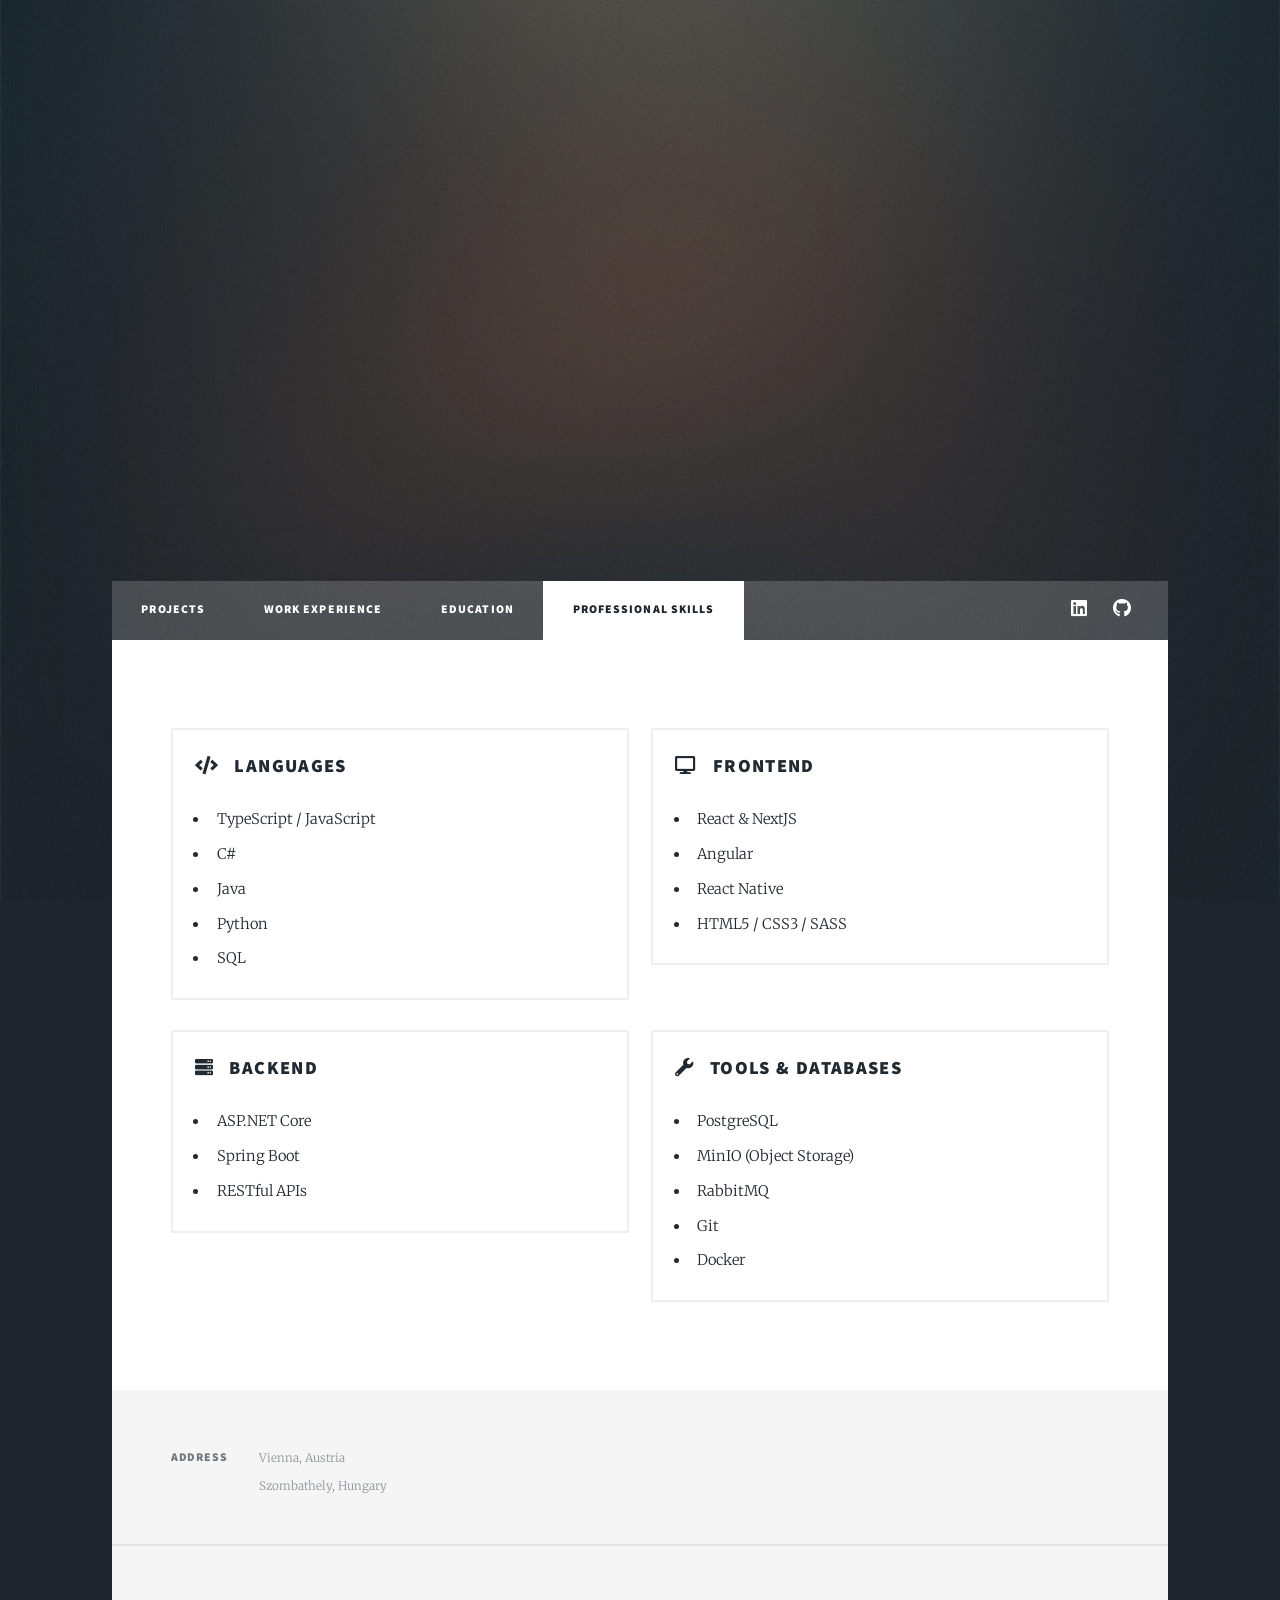
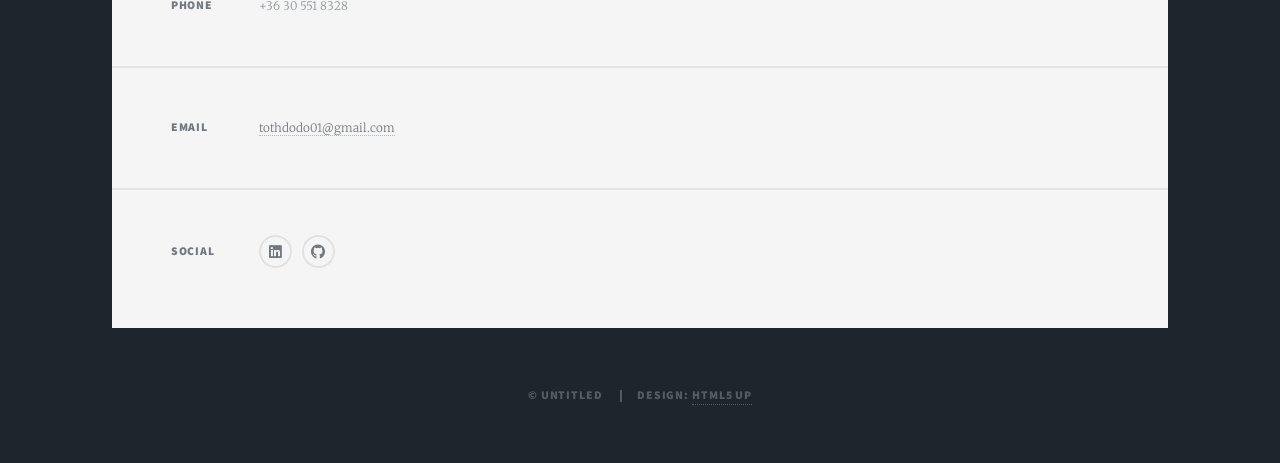
<file: skills.html>
<!DOCTYPE HTML>
<!--
	Massively by HTML5 UP
	html5up.net | @ajlkn
	Free for personal and commercial use under the CCA 3.0 license (html5up.net/license)
-->
<html>

<head>
	<title>Portfolio</title>
	<meta charset="utf-8" />
	<meta name="viewport" content="width=device-width, initial-scale=1, user-scalable=no" />
	<link rel="stylesheet" href="assets/css/main.css" />
	<noscript>
		<link rel="stylesheet" href="assets/css/noscript.css" />
	</noscript>
</head>

<body>

	<!-- Wrapper -->
	<div id="wrapper" class="fade-in">

		<!-- Intro -->
		<div id="intro">
			<div
				style="display: flex; flex-wrap: wrap; align-items: flex-start; justify-content: center; gap: 3rem; max-width: 72rem;">
				<div style="flex: 0 0 auto; text-align: center;">
					<img src="images/cv_circular.png" alt="Profile Image" class="profile-image" />
				</div>

				<div style="flex: 1 1 350px;">
					<h1 style="margin-bottom: 0.2rem; font-size: 3rem; line-height: 1.1; text-align: left;">Domonkos
						Máté Tóth</h1>

					<p
						style="margin-bottom: 1.5rem; font-size: 1.2rem; font-weight: 600; text-transform: uppercase; letter-spacing: 0.15em; text-align: left;">
						Software Engineer
					</p>

					<p
						style="margin-bottom: 0; font-size: 1.1rem; line-height: 1.6; font-weight: 300; text-align:justify;">
						Welcome to my portfolio!<br /><br />I am a <strong>Master’s student in Software
							Engineering at the
							Technical
							University of Vienna</strong>, seeking a <strong>part-time or internship</strong>
						opportunity alongside my studies. Highly motivated with <strong>2.5 years of industry
							experience</strong> and a
						strong academic
						background in <strong>BSc and MSc programs</strong>. I am eager to contribute my existing
						skillset to your team
						while actively
						pursuing opportunities to expand my technical knowledge. With strong communication skills and a
						collaborative
						mindset, I enjoy working in teams and contributing to shared goals.<br /><br />Feel free to
						explore my
						projects, work experience, education, and skills below!
					</p>
				</div>
			</div>
			<div id="content"></div>
		</div>
		<!-- Nav -->
		<nav id="nav">
			<ul class="links">
				<li><a href="index.html#content">Projects</a></li>
				<li><a href="work.html#content">Work Experience</a></li>
				<li><a href="education.html#content">Education</a></li>
				<li class="active"><a href="skills.html#content">Professional Skills</a></li>
			</ul>
			<ul class="icons">
				<li><a href="https://www.linkedin.com/in/domonkos-m%C3%A1t%C3%A9-t%C3%B3th-b01144271/"
						class="icon brands fa-linkedin" target="_blank"><span class="label">LinkedIn</span></a></li>
				<li><a href="https://github.com/tothdodo" class="icon brands fa-github" target="_blank"><span
							class="label">GitHub</span></a></li>
			</ul>
		</nav>

		<!-- Main -->
		<div id="main">
			<article class="post">
				<div class="row">
					<div class="col-6 col-12-small">
						<div class="box">
							<h3><i class="icon solid fa-code" style="margin-right: 10px;"></i> Languages</h3>
							<ul class="alt">
								<li>TypeScript / JavaScript</li>
								<li>C#</li>
								<li>Java</li>
								<li>Python</li>
								<li>SQL</li>
							</ul>
						</div>
					</div>

					<div class="col-6 col-12-small">
						<div class="box">
							<h3><i class="icon solid fa-desktop" style="margin-right: 10px;"></i> Frontend</h3>
							<ul class="alt">
								<li>React & NextJS</li>
								<li>Angular</li>
								<li>React Native</li>
								<li>HTML5 / CSS3 / SASS</li>
							</ul>
						</div>
					</div>

					<div class="col-6 col-12-small">
						<div class="box">
							<h3><i class="icon solid fa-server" style="margin-right: 10px;"></i> Backend</h3>
							<ul class="alt">
								<li>ASP.NET Core</li>
								<li>Spring Boot</li>
								<li>RESTful APIs</li>
							</ul>
						</div>
					</div>

					<div class="col-6 col-12-small">
						<div class="box">
							<h3><i class="icon solid fa-wrench" style="margin-right: 10px;"></i> Tools & Databases</h3>
							<ul class="alt">
								<li>PostgreSQL</li>
								<li>MinIO (Object Storage)</li>
								<li>RabbitMQ</li>
								<li>Git</li>
								<li>Docker</li>
							</ul>
						</div>
					</div>
				</div>
			</article>
		</div>

		<!-- Footer -->
		<footer id="footer">
			<section class="split contact">
				<section class="alt">
					<h3>Address</h3>
					<p>Vienna, Austria<br />
						Szombathely, Hungary</p>
				</section>
				<section>
					<h3>Phone</h3>
					<p>+36 30 551 8328</p>
				</section>
				<section>
					<h3>Email</h3>
					<p><a href="mailto:tothdodo01@gmail.com">tothdodo01@gmail.com</a></p>
				</section>

				<section>
					<h3>Social</h3>
					<ul class="icons alt">
						<li><a href="https://www.linkedin.com/in/domonkos-m%C3%A1t%C3%A9-t%C3%B3th-b01144271/"
								class="icon brands alt fa-linkedin" target="_blank"><span
									class="label">LinkedIn</span></a></li>
						<li><a href="https://github.com/tothdodo" class="icon brands alt fa-github"
								target="_blank"><span class="label">GitHub</span></a></li>
					</ul>
				</section>
			</section>
		</footer>

		<!-- Copyright -->
		<div id="copyright">
			<ul>
				<li>&copy; Untitled</li>
				<li>Design: <a href="https://html5up.net">HTML5 UP</a></li>
			</ul>
		</div>

	</div>

	<!-- Scripts -->
	<script src="assets/js/jquery.min.js"></script>
	<script src="assets/js/jquery.scrollex.min.js"></script>
	<script src="assets/js/jquery.scrolly.min.js"></script>
	<script src="assets/js/browser.min.js"></script>
	<script src="assets/js/breakpoints.min.js"></script>
	<script src="assets/js/util.js"></script>
	<script src="assets/js/main.js"></script>

</body>

</html>
</file>
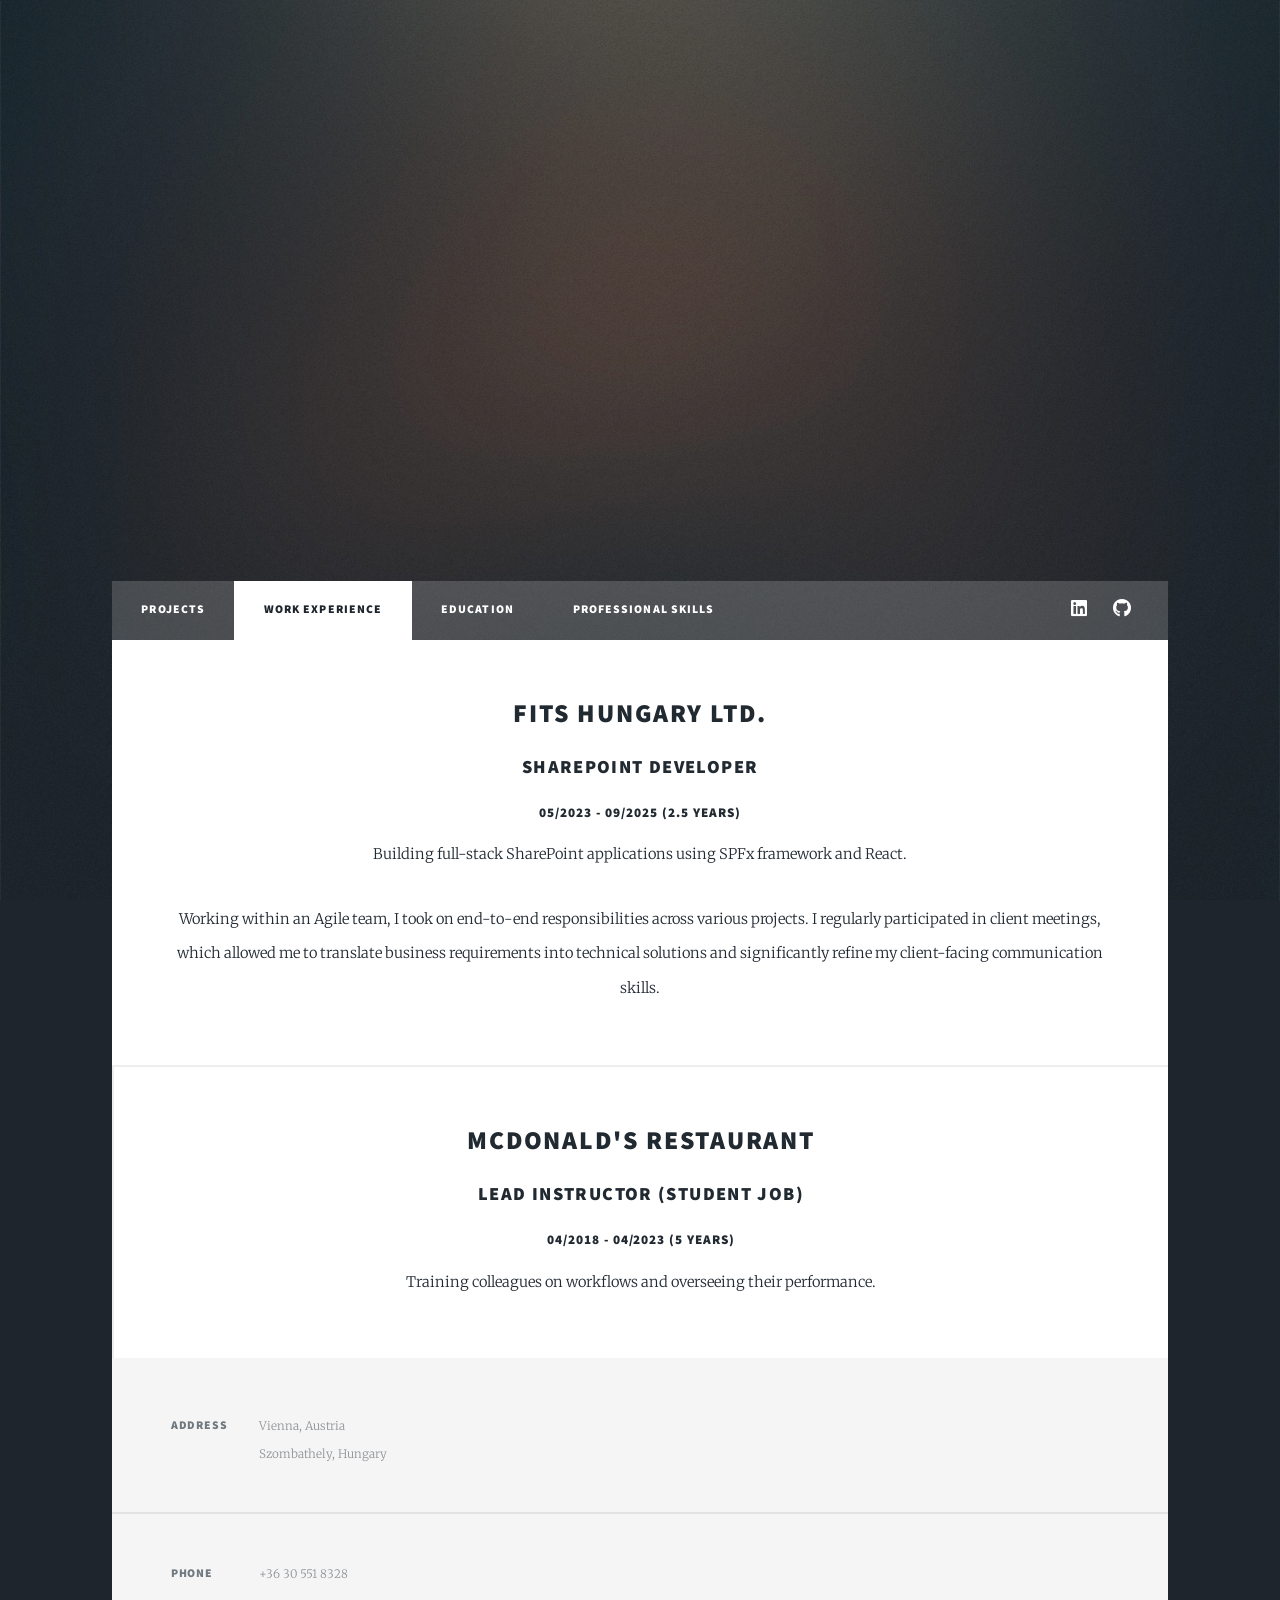
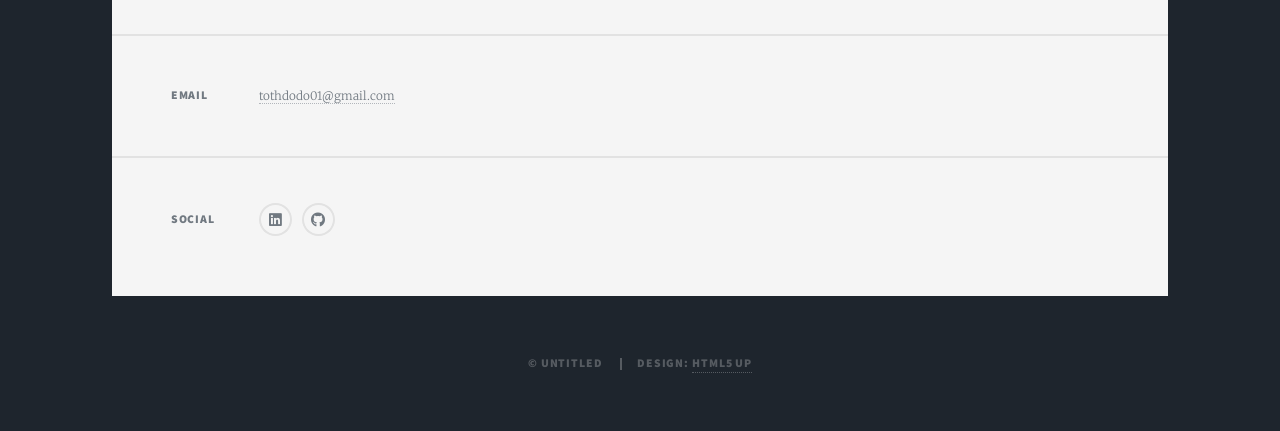
<file: work.html>
<!DOCTYPE HTML>
<!--
	Massively by HTML5 UP
	html5up.net | @ajlkn
	Free for personal and commercial use under the CCA 3.0 license (html5up.net/license)
-->
<html>

<head>
	<title>Portfolio</title>
	<meta charset="utf-8" />
	<meta name="viewport" content="width=device-width, initial-scale=1, user-scalable=no" />
	<link rel="stylesheet" href="assets/css/main.css" />
	<noscript>
		<link rel="stylesheet" href="assets/css/noscript.css" />
	</noscript>
</head>

<body>

	<!-- Wrapper -->
	<div id="wrapper" class="fade-in">

		<!-- Intro -->
		<div id="intro">
			<div
				style="display: flex; flex-wrap: wrap; align-items: flex-start; justify-content: center; gap: 3rem; max-width: 72rem;">
				<div style="flex: 0 0 auto; text-align: center;">
					<img src="images/cv_circular.png" alt="Profile Image" class="profile-image" />
				</div>

				<div style="flex: 1 1 350px;">
					<h1 style="margin-bottom: 0.2rem; font-size: 3rem; line-height: 1.1; text-align: left;">Domonkos
						Máté Tóth</h1>

					<p
						style="margin-bottom: 1.5rem; font-size: 1.2rem; font-weight: 600; text-transform: uppercase; letter-spacing: 0.15em; text-align: left;">
						Software Engineer
					</p>

					<p
						style="margin-bottom: 0; font-size: 1.1rem; line-height: 1.6; font-weight: 300; text-align:justify;">
						Welcome to my portfolio!<br /><br />I am a <strong>Master’s student in Software
							Engineering at the
							Technical
							University of Vienna</strong>, seeking a <strong>part-time or internship</strong>
						opportunity alongside my studies. Highly motivated with <strong>2.5 years of industry
							experience</strong> and a
						strong academic
						background in <strong>BSc and MSc programs</strong>. I am eager to contribute my existing
						skillset to your team
						while actively
						pursuing opportunities to expand my technical knowledge. With strong communication skills and a
						collaborative
						mindset, I enjoy working in teams and contributing to shared goals.<br /><br />Feel free to
						explore my
						projects, work experience, education, and skills below!
					</p>
				</div>
			</div>
			<div id="content"></div>
		</div>
		<!-- Nav -->
		<nav id="nav">
			<ul class="links">
				<li><a href="index.html#content">Projects</a></li>
				<li class="active"><a href="work.html#content">Work Experience</a></li>
				<li><a href="education.html#content">Education</a></li>
				<li><a href="skills.html#content">Professional Skills</a></li>
			</ul>
			<ul class="icons">
				<li><a href="https://www.linkedin.com/in/domonkos-m%C3%A1t%C3%A9-t%C3%B3th-b01144271/"
						class="icon brands fa-linkedin" target="_blank"><span class="label">LinkedIn</span></a></li>
				<li><a href="https://github.com/tothdodo" class="icon brands fa-github" target="_blank"><span
							class="label">GitHub</span></a></li>
			</ul>
		</nav>

		<!-- Main -->
		<div id="main">
			<section class="posts">
				<article style="width: 100%;">
					<header>
						<h2><a href="https://fits.hu/en/" target="_blank">FITS Hungary Ltd.</a></h2>
						<h3>SharePoint Developer</h3>
						<h5>05/2023 - 09/2025 (2.5 years)</h5>
					</header>
					<p style="text-align: center;">Building full-stack SharePoint applications using SPFx framework and
						React.</p>
					<p style="text-align: center;">
						Working within an Agile team, I took on end-to-end responsibilities across various projects.
						I regularly participated in client meetings, which allowed me to translate business requirements
						into technical solutions and significantly refine my client-facing communication skills.
					</p>
				</article>
				<article style="width: 100%; border-top: 2px solid #eeeeee">
					<header>
						<h2>McDonald's Restaurant</h2>
						<h3>Lead Instructor (Student Job)</h3>
						<h5>04/2018 - 04/2023 (5 years)</h5>
					</header>
					<p style="text-align: center">Training colleagues on workflows and overseeing their performance.</p>
				</article>
			</section>
		</div>

		<!-- Footer -->
		<footer id="footer">
			<section class="split contact">
				<section class="alt">
					<h3>Address</h3>
					<p>Vienna, Austria<br />
						Szombathely, Hungary</p>
				</section>
				<section>
					<h3>Phone</h3>
					<p>+36 30 551 8328</p>
				</section>
				<section>
					<h3>Email</h3>
					<p><a href="mailto:tothdodo01@gmail.com">tothdodo01@gmail.com</a></p>
				</section>

				<section>
					<h3>Social</h3>
					<ul class="icons alt">
						<li><a href="https://www.linkedin.com/in/domonkos-m%C3%A1t%C3%A9-t%C3%B3th-b01144271/"
								class="icon brands alt fa-linkedin" target="_blank"><span
									class="label">LinkedIn</span></a></li>
						<li><a href="https://github.com/tothdodo" class="icon brands alt fa-github"
								target="_blank"><span class="label">GitHub</span></a></li>
					</ul>
				</section>
			</section>
		</footer>

		<!-- Copyright -->
		<div id="copyright">
			<ul>
				<li>&copy; Untitled</li>
				<li>Design: <a href="https://html5up.net">HTML5 UP</a></li>
			</ul>
		</div>

	</div>

	<!-- Scripts -->
	<script src="assets/js/jquery.min.js"></script>
	<script src="assets/js/jquery.scrollex.min.js"></script>
	<script src="assets/js/jquery.scrolly.min.js"></script>
	<script src="assets/js/browser.min.js"></script>
	<script src="assets/js/breakpoints.min.js"></script>
	<script src="assets/js/util.js"></script>
	<script src="assets/js/main.js"></script>

</body>

</html>
</file>
<file: assets/css/main.css>
@import url(fontawesome-all.min.css);
@import url("https://fonts.googleapis.com/css?family=Merriweather:300,700,300italic,700italic|Source+Sans+Pro:900");

/*
	Massively by HTML5 UP
	html5up.net | @ajlkn
	Free for personal and commercial use under the CCA 3.0 license (html5up.net/license)
*/

html,
body,
div,
span,
applet,
object,
iframe,
h1,
h2,
h3,
h4,
h5,
h6,
p,
blockquote,
pre,
a,
abbr,
acronym,
address,
big,
cite,
code,
del,
dfn,
em,
img,
ins,
kbd,
q,
s,
samp,
small,
strike,
strong,
sub,
sup,
tt,
var,
b,
u,
i,
center,
dl,
dt,
dd,
ol,
ul,
li,
fieldset,
form,
label,
legend,
table,
caption,
tbody,
tfoot,
thead,
tr,
th,
td,
article,
aside,
canvas,
details,
embed,
figure,
figcaption,
footer,
header,
hgroup,
menu,
nav,
output,
ruby,
section,
summary,
time,
mark,
audio,
video {
	margin: 0;
	padding: 0;
	border: 0;
	font-size: 100%;
	font: inherit;
	vertical-align: baseline;
}

article,
aside,
details,
figcaption,
figure,
footer,
header,
hgroup,
menu,
nav,
section {
	display: block;
}

body {
	line-height: 1;
}

ol,
ul {
	list-style: none;
}

blockquote,
q {
	quotes: none;
}

blockquote:before,
blockquote:after,
q:before,
q:after {
	content: '';
	content: none;
}

table {
	border-collapse: collapse;
	border-spacing: 0;
}

body {
	-webkit-text-size-adjust: none;
}

mark {
	background-color: transparent;
	color: inherit;
}

input::-moz-focus-inner {
	border: 0;
	padding: 0;
}

input,
select,
textarea {
	-moz-appearance: none;
	-webkit-appearance: none;
	-ms-appearance: none;
	appearance: none;
}

/* Basic */

@-ms-viewport {
	width: device-width;
}

body {
	-ms-overflow-style: scrollbar;
}

@media screen and (max-width: 480px) {

	html,
	body {
		min-width: 320px;
	}

}

html {
	box-sizing: border-box;
}

*,
*:before,
*:after {
	box-sizing: inherit;
}

body {
	background-color: #1e252d;
}

body.is-preload *,
body.is-preload *:before,
body.is-preload *:after {
	-moz-animation: none !important;
	-webkit-animation: none !important;
	-ms-animation: none !important;
	animation: none !important;
	-moz-transition: none !important;
	-webkit-transition: none !important;
	-ms-transition: none !important;
	transition: none !important;
}

/* Type */

html {
	font-size: 16pt;
}

@media screen and (max-width: 1680px) {

	html {
		font-size: 12pt;
	}

}

@media screen and (max-width: 1280px) {

	html {
		font-size: 11pt;
	}

}

@media screen and (max-width: 360px) {

	html {
		font-size: 10pt;
	}

}

body {
	color: #212931;
}

body,
input,
select,
textarea {
	font-family: "Merriweather", Georgia, serif;
	font-weight: 300;
	font-size: 1rem;
	line-height: 2.375;
}

a {
	-moz-transition: color 0.2s ease-in-out, background-color 0.2s ease-in-out, border-color 0.2s ease-in-out, box-shadow 0.2s ease-in-out;
	-webkit-transition: color 0.2s ease-in-out, background-color 0.2s ease-in-out, border-color 0.2s ease-in-out, box-shadow 0.2s ease-in-out;
	-ms-transition: color 0.2s ease-in-out, background-color 0.2s ease-in-out, border-color 0.2s ease-in-out, box-shadow 0.2s ease-in-out;
	transition: color 0.2s ease-in-out, background-color 0.2s ease-in-out, border-color 0.2s ease-in-out, box-shadow 0.2s ease-in-out;
	border-bottom: dotted 1px;
	text-decoration: none;
}

a:hover {
	border-bottom-color: transparent;
}

strong,
b {
	font-weight: 600;
}

em,
i {
	font-style: italic;
}

p {
	text-align: justify;
	margin: 0 0 2rem 0;
}

h1,
h2,
h3,
h4,
h5,
h6 {
	font-family: "Source Sans Pro", Helvetica, sans-serif;
	font-weight: 900;
	line-height: 1.5;
	letter-spacing: 0.075em;
	text-transform: uppercase;
	margin: 0 0 1rem 0;
}

h1 a,
h2 a,
h3 a,
h4 a,
h5 a,
h6 a {
	border-bottom: 0;
	color: inherit;
	text-decoration: none;
}

h1 {
	font-size: 4rem;
	line-height: 1.1;
	margin: 0 0 2rem 0;
}

h2 {
	font-size: 1.75rem;
	line-height: 1.3;
	margin: 0 0 1.5rem 0;
}

h3 {
	font-size: 1.25rem;
	margin: 0 0 1.5rem 0;
}

h4 {
	font-size: 1rem;
}

h5 {
	font-size: 0.9rem;
}

h6 {
	font-size: 0.8rem;
}

sub {
	font-size: 0.8rem;
	position: relative;
	top: 0.5rem;
}

sup {
	font-size: 0.8rem;
	position: relative;
	top: -0.5rem;
}

blockquote {
	border-left: solid 4px;
	font-style: italic;
	margin: 0 0 2rem 0;
	padding: 0.5rem 0 0.5rem 2rem;
}

code {
	border: solid 2px;
	font-family: "Courier New", monospace;
	font-size: 0.9rem;
	margin: 0 0.25rem;
	padding: 0.25rem 0.65rem;
}

pre {
	-webkit-overflow-scrolling: touch;
	font-family: "Courier New", monospace;
	font-size: 0.9rem;
	margin: 0 0 2rem 0;
}

pre code {
	display: block;
	line-height: 1.75;
	padding: 1rem 1.5rem;
	overflow-x: auto;
}

hr {
	border: 0;
	border-bottom: solid 2px;
	margin: 3rem 0;
}

hr.major {
	margin: 5rem 0;
}

.align-left {
	text-align: left;
}

.align-center {
	text-align: center;
}

.align-right {
	text-align: right;
}

input,
select,
textarea {
	color: #212931;
}

a {
	color: #212931;
	border-bottom-color: rgba(33, 41, 49, 0.5);
}

a:hover {
	border-bottom-color: transparent;
	color: #18bfef !important;
}

strong,
b {
	color: #212931;
}

h1,
h2,
h3,
h4,
h5,
h6 {
	color: #212931;
}

blockquote {
	border-left-color: #eeeeee;
}

code {
	background: rgba(220, 220, 220, 0.25);
	border-color: #eeeeee;
}

hr {
	border-bottom-color: #eeeeee;
}

/* Row */

.row {
	display: flex;
	flex-wrap: wrap;
	box-sizing: border-box;
	align-items: stretch;
}

.row>* {
	box-sizing: border-box;
}

.row.gtr-uniform>*> :last-child {
	margin-bottom: 0;
}

.row.aln-left {
	justify-content: flex-start;
}

.row.aln-center {
	justify-content: center;
}

.row.aln-right {
	justify-content: flex-end;
}

.row.aln-top {
	align-items: flex-start;
}

.row.aln-middle {
	align-items: center;
}

.row.aln-bottom {
	align-items: flex-end;
}

.row>.imp {
	order: -1;
}

.row>.col-1 {
	width: 8.33333%;
}

.row>.off-1 {
	margin-left: 8.33333%;
}

.row>.col-2 {
	width: 16.66667%;
}

.row>.off-2 {
	margin-left: 16.66667%;
}

.row>.col-3 {
	width: 25%;
}

.row>.off-3 {
	margin-left: 25%;
}

.row>.col-4 {
	width: 33.33333%;
}

.row>.off-4 {
	margin-left: 33.33333%;
}

.row>.col-5 {
	width: 41.66667%;
}

.row>.off-5 {
	margin-left: 41.66667%;
}

.row>.col-6 {
	width: 50%;
}

.row>.off-6 {
	margin-left: 50%;
}

.row>.col-7 {
	width: 58.33333%;
}

.row>.off-7 {
	margin-left: 58.33333%;
}

.row>.col-8 {
	width: 66.66667%;
}

.row>.off-8 {
	margin-left: 66.66667%;
}

.row>.col-9 {
	width: 75%;
}

.row>.off-9 {
	margin-left: 75%;
}

.row>.col-10 {
	width: 83.33333%;
}

.row>.off-10 {
	margin-left: 83.33333%;
}

.row>.col-11 {
	width: 91.66667%;
}

.row>.off-11 {
	margin-left: 91.66667%;
}

.row>.col-12 {
	width: 100%;
}

.row>.off-12 {
	margin-left: 100%;
}

.row.gtr-0 {
	margin-top: 0;
	margin-left: 0rem;
}

.row.gtr-0>* {
	padding: 0 0 0 0rem;
}

.row.gtr-0.gtr-uniform {
	margin-top: 0rem;
}

.row.gtr-0.gtr-uniform>* {
	padding-top: 0rem;
}

.row.gtr-25 {
	margin-top: 0;
	margin-left: -0.375rem;
}

.row.gtr-25>* {
	padding: 0 0 0 0.375rem;
}

.row.gtr-25.gtr-uniform {
	margin-top: -0.375rem;
}

.row.gtr-25.gtr-uniform>* {
	padding-top: 0.375rem;
}

.row.gtr-50 {
	margin-top: 0;
	margin-left: -0.75rem;
}

.row.gtr-50>* {
	padding: 0 0 0 0.75rem;
}

.row.gtr-50.gtr-uniform {
	margin-top: -0.75rem;
}

.row.gtr-50.gtr-uniform>* {
	padding-top: 0.75rem;
}

.row {
	margin-top: 0;
	margin-left: -1.5rem;
}

.row>* {
	padding: 0 0 0 1.5rem;
}

.row.gtr-uniform {
	margin-top: -1.5rem;
}

.row.gtr-uniform>* {
	padding-top: 1.5rem;
}

.row.gtr-150 {
	margin-top: 0;
	margin-left: -2.25rem;
}

.row.gtr-150>* {
	padding: 0 0 0 2.25rem;
}

.row.gtr-150.gtr-uniform {
	margin-top: -2.25rem;
}

.row.gtr-150.gtr-uniform>* {
	padding-top: 2.25rem;
}

.row.gtr-200 {
	margin-top: 0;
	margin-left: -3rem;
}

.row.gtr-200>* {
	padding: 0 0 0 3rem;
}

.row.gtr-200.gtr-uniform {
	margin-top: -3rem;
}

.row.gtr-200.gtr-uniform>* {
	padding-top: 3rem;
}

@media screen and (max-width: 1680px) {

	.row {
		display: flex;
		flex-wrap: wrap;
		box-sizing: border-box;
		align-items: stretch;
	}

	.row>* {
		box-sizing: border-box;
	}

	.row.gtr-uniform>*> :last-child {
		margin-bottom: 0;
	}

	.row.aln-left {
		justify-content: flex-start;
	}

	.row.aln-center {
		justify-content: center;
	}

	.row.aln-right {
		justify-content: flex-end;
	}

	.row.aln-top {
		align-items: flex-start;
	}

	.row.aln-middle {
		align-items: center;
	}

	.row.aln-bottom {
		align-items: flex-end;
	}

	.row>.imp-xlarge {
		order: -1;
	}

	.row>.col-1-xlarge {
		width: 8.33333%;
	}

	.row>.off-1-xlarge {
		margin-left: 8.33333%;
	}

	.row>.col-2-xlarge {
		width: 16.66667%;
	}

	.row>.off-2-xlarge {
		margin-left: 16.66667%;
	}

	.row>.col-3-xlarge {
		width: 25%;
	}

	.row>.off-3-xlarge {
		margin-left: 25%;
	}

	.row>.col-4-xlarge {
		width: 33.33333%;
	}

	.row>.off-4-xlarge {
		margin-left: 33.33333%;
	}

	.row>.col-5-xlarge {
		width: 41.66667%;
	}

	.row>.off-5-xlarge {
		margin-left: 41.66667%;
	}

	.row>.col-6-xlarge {
		width: 50%;
	}

	.row>.off-6-xlarge {
		margin-left: 50%;
	}

	.row>.col-7-xlarge {
		width: 58.33333%;
	}

	.row>.off-7-xlarge {
		margin-left: 58.33333%;
	}

	.row>.col-8-xlarge {
		width: 66.66667%;
	}

	.row>.off-8-xlarge {
		margin-left: 66.66667%;
	}

	.row>.col-9-xlarge {
		width: 75%;
	}

	.row>.off-9-xlarge {
		margin-left: 75%;
	}

	.row>.col-10-xlarge {
		width: 83.33333%;
	}

	.row>.off-10-xlarge {
		margin-left: 83.33333%;
	}

	.row>.col-11-xlarge {
		width: 91.66667%;
	}

	.row>.off-11-xlarge {
		margin-left: 91.66667%;
	}

	.row>.col-12-xlarge {
		width: 100%;
	}

	.row>.off-12-xlarge {
		margin-left: 100%;
	}

	.row.gtr-0 {
		margin-top: 0;
		margin-left: 0rem;
	}

	.row.gtr-0>* {
		padding: 0 0 0 0rem;
	}

	.row.gtr-0.gtr-uniform {
		margin-top: 0rem;
	}

	.row.gtr-0.gtr-uniform>* {
		padding-top: 0rem;
	}

	.row.gtr-25 {
		margin-top: 0;
		margin-left: -0.375rem;
	}

	.row.gtr-25>* {
		padding: 0 0 0 0.375rem;
	}

	.row.gtr-25.gtr-uniform {
		margin-top: -0.375rem;
	}

	.row.gtr-25.gtr-uniform>* {
		padding-top: 0.375rem;
	}

	.row.gtr-50 {
		margin-top: 0;
		margin-left: -0.75rem;
	}

	.row.gtr-50>* {
		padding: 0 0 0 0.75rem;
	}

	.row.gtr-50.gtr-uniform {
		margin-top: -0.75rem;
	}

	.row.gtr-50.gtr-uniform>* {
		padding-top: 0.75rem;
	}

	.row {
		margin-top: 0;
		margin-left: -1.5rem;
	}

	.row>* {
		padding: 0 0 0 1.5rem;
	}

	.row.gtr-uniform {
		margin-top: -1.5rem;
	}

	.row.gtr-uniform>* {
		padding-top: 1.5rem;
	}

	.row.gtr-150 {
		margin-top: 0;
		margin-left: -2.25rem;
	}

	.row.gtr-150>* {
		padding: 0 0 0 2.25rem;
	}

	.row.gtr-150.gtr-uniform {
		margin-top: -2.25rem;
	}

	.row.gtr-150.gtr-uniform>* {
		padding-top: 2.25rem;
	}

	.row.gtr-200 {
		margin-top: 0;
		margin-left: -3rem;
	}

	.row.gtr-200>* {
		padding: 0 0 0 3rem;
	}

	.row.gtr-200.gtr-uniform {
		margin-top: -3rem;
	}

	.row.gtr-200.gtr-uniform>* {
		padding-top: 3rem;
	}

}

@media screen and (max-width: 1280px) {

	.row {
		display: flex;
		flex-wrap: wrap;
		box-sizing: border-box;
		align-items: stretch;
	}

	.row>* {
		box-sizing: border-box;
	}

	.row.gtr-uniform>*> :last-child {
		margin-bottom: 0;
	}

	.row.aln-left {
		justify-content: flex-start;
	}

	.row.aln-center {
		justify-content: center;
	}

	.row.aln-right {
		justify-content: flex-end;
	}

	.row.aln-top {
		align-items: flex-start;
	}

	.row.aln-middle {
		align-items: center;
	}

	.row.aln-bottom {
		align-items: flex-end;
	}

	.row>.imp-large {
		order: -1;
	}

	.row>.col-1-large {
		width: 8.33333%;
	}

	.row>.off-1-large {
		margin-left: 8.33333%;
	}

	.row>.col-2-large {
		width: 16.66667%;
	}

	.row>.off-2-large {
		margin-left: 16.66667%;
	}

	.row>.col-3-large {
		width: 25%;
	}

	.row>.off-3-large {
		margin-left: 25%;
	}

	.row>.col-4-large {
		width: 33.33333%;
	}

	.row>.off-4-large {
		margin-left: 33.33333%;
	}

	.row>.col-5-large {
		width: 41.66667%;
	}

	.row>.off-5-large {
		margin-left: 41.66667%;
	}

	.row>.col-6-large {
		width: 50%;
	}

	.row>.off-6-large {
		margin-left: 50%;
	}

	.row>.col-7-large {
		width: 58.33333%;
	}

	.row>.off-7-large {
		margin-left: 58.33333%;
	}

	.row>.col-8-large {
		width: 66.66667%;
	}

	.row>.off-8-large {
		margin-left: 66.66667%;
	}

	.row>.col-9-large {
		width: 75%;
	}

	.row>.off-9-large {
		margin-left: 75%;
	}

	.row>.col-10-large {
		width: 83.33333%;
	}

	.row>.off-10-large {
		margin-left: 83.33333%;
	}

	.row>.col-11-large {
		width: 91.66667%;
	}

	.row>.off-11-large {
		margin-left: 91.66667%;
	}

	.row>.col-12-large {
		width: 100%;
	}

	.row>.off-12-large {
		margin-left: 100%;
	}

	.row.gtr-0 {
		margin-top: 0;
		margin-left: 0rem;
	}

	.row.gtr-0>* {
		padding: 0 0 0 0rem;
	}

	.row.gtr-0.gtr-uniform {
		margin-top: 0rem;
	}

	.row.gtr-0.gtr-uniform>* {
		padding-top: 0rem;
	}

	.row.gtr-25 {
		margin-top: 0;
		margin-left: -0.375rem;
	}

	.row.gtr-25>* {
		padding: 0 0 0 0.375rem;
	}

	.row.gtr-25.gtr-uniform {
		margin-top: -0.375rem;
	}

	.row.gtr-25.gtr-uniform>* {
		padding-top: 0.375rem;
	}

	.row.gtr-50 {
		margin-top: 0;
		margin-left: -0.75rem;
	}

	.row.gtr-50>* {
		padding: 0 0 0 0.75rem;
	}

	.row.gtr-50.gtr-uniform {
		margin-top: -0.75rem;
	}

	.row.gtr-50.gtr-uniform>* {
		padding-top: 0.75rem;
	}

	.row {
		margin-top: 0;
		margin-left: -1.5rem;
	}

	.row>* {
		padding: 0 0 0 1.5rem;
	}

	.row.gtr-uniform {
		margin-top: -1.5rem;
	}

	.row.gtr-uniform>* {
		padding-top: 1.5rem;
	}

	.row.gtr-150 {
		margin-top: 0;
		margin-left: -2.25rem;
	}

	.row.gtr-150>* {
		padding: 0 0 0 2.25rem;
	}

	.row.gtr-150.gtr-uniform {
		margin-top: -2.25rem;
	}

	.row.gtr-150.gtr-uniform>* {
		padding-top: 2.25rem;
	}

	.row.gtr-200 {
		margin-top: 0;
		margin-left: -3rem;
	}

	.row.gtr-200>* {
		padding: 0 0 0 3rem;
	}

	.row.gtr-200.gtr-uniform {
		margin-top: -3rem;
	}

	.row.gtr-200.gtr-uniform>* {
		padding-top: 3rem;
	}

}

@media screen and (max-width: 980px) {

	.row {
		display: flex;
		flex-wrap: wrap;
		box-sizing: border-box;
		align-items: stretch;
	}

	.row>* {
		box-sizing: border-box;
	}

	.row.gtr-uniform>*> :last-child {
		margin-bottom: 0;
	}

	.row.aln-left {
		justify-content: flex-start;
	}

	.row.aln-center {
		justify-content: center;
	}

	.row.aln-right {
		justify-content: flex-end;
	}

	.row.aln-top {
		align-items: flex-start;
	}

	.row.aln-middle {
		align-items: center;
	}

	.row.aln-bottom {
		align-items: flex-end;
	}

	.row>.imp-medium {
		order: -1;
	}

	.row>.col-1-medium {
		width: 8.33333%;
	}

	.row>.off-1-medium {
		margin-left: 8.33333%;
	}

	.row>.col-2-medium {
		width: 16.66667%;
	}

	.row>.off-2-medium {
		margin-left: 16.66667%;
	}

	.row>.col-3-medium {
		width: 25%;
	}

	.row>.off-3-medium {
		margin-left: 25%;
	}

	.row>.col-4-medium {
		width: 33.33333%;
	}

	.row>.off-4-medium {
		margin-left: 33.33333%;
	}

	.row>.col-5-medium {
		width: 41.66667%;
	}

	.row>.off-5-medium {
		margin-left: 41.66667%;
	}

	.row>.col-6-medium {
		width: 50%;
	}

	.row>.off-6-medium {
		margin-left: 50%;
	}

	.row>.col-7-medium {
		width: 58.33333%;
	}

	.row>.off-7-medium {
		margin-left: 58.33333%;
	}

	.row>.col-8-medium {
		width: 66.66667%;
	}

	.row>.off-8-medium {
		margin-left: 66.66667%;
	}

	.row>.col-9-medium {
		width: 75%;
	}

	.row>.off-9-medium {
		margin-left: 75%;
	}

	.row>.col-10-medium {
		width: 83.33333%;
	}

	.row>.off-10-medium {
		margin-left: 83.33333%;
	}

	.row>.col-11-medium {
		width: 91.66667%;
	}

	.row>.off-11-medium {
		margin-left: 91.66667%;
	}

	.row>.col-12-medium {
		width: 100%;
	}

	.row>.off-12-medium {
		margin-left: 100%;
	}

	.row.gtr-0 {
		margin-top: 0;
		margin-left: 0rem;
	}

	.row.gtr-0>* {
		padding: 0 0 0 0rem;
	}

	.row.gtr-0.gtr-uniform {
		margin-top: 0rem;
	}

	.row.gtr-0.gtr-uniform>* {
		padding-top: 0rem;
	}

	.row.gtr-25 {
		margin-top: 0;
		margin-left: -0.375rem;
	}

	.row.gtr-25>* {
		padding: 0 0 0 0.375rem;
	}

	.row.gtr-25.gtr-uniform {
		margin-top: -0.375rem;
	}

	.row.gtr-25.gtr-uniform>* {
		padding-top: 0.375rem;
	}

	.row.gtr-50 {
		margin-top: 0;
		margin-left: -0.75rem;
	}

	.row.gtr-50>* {
		padding: 0 0 0 0.75rem;
	}

	.row.gtr-50.gtr-uniform {
		margin-top: -0.75rem;
	}

	.row.gtr-50.gtr-uniform>* {
		padding-top: 0.75rem;
	}

	.row {
		margin-top: 0;
		margin-left: -1.5rem;
	}

	.row>* {
		padding: 0 0 0 1.5rem;
	}

	.row.gtr-uniform {
		margin-top: -1.5rem;
	}

	.row.gtr-uniform>* {
		padding-top: 1.5rem;
	}

	.row.gtr-150 {
		margin-top: 0;
		margin-left: -2.25rem;
	}

	.row.gtr-150>* {
		padding: 0 0 0 2.25rem;
	}

	.row.gtr-150.gtr-uniform {
		margin-top: -2.25rem;
	}

	.row.gtr-150.gtr-uniform>* {
		padding-top: 2.25rem;
	}

	.row.gtr-200 {
		margin-top: 0;
		margin-left: -3rem;
	}

	.row.gtr-200>* {
		padding: 0 0 0 3rem;
	}

	.row.gtr-200.gtr-uniform {
		margin-top: -3rem;
	}

	.row.gtr-200.gtr-uniform>* {
		padding-top: 3rem;
	}

}

@media screen and (max-width: 736px) {

	.row {
		display: flex;
		flex-wrap: wrap;
		box-sizing: border-box;
		align-items: stretch;
	}

	.row>* {
		box-sizing: border-box;
	}

	.row.gtr-uniform>*> :last-child {
		margin-bottom: 0;
	}

	.row.aln-left {
		justify-content: flex-start;
	}

	.row.aln-center {
		justify-content: center;
	}

	.row.aln-right {
		justify-content: flex-end;
	}

	.row.aln-top {
		align-items: flex-start;
	}

	.row.aln-middle {
		align-items: center;
	}

	.row.aln-bottom {
		align-items: flex-end;
	}

	.row>.imp-small {
		order: -1;
	}

	.row>.col-1-small {
		width: 8.33333%;
	}

	.row>.off-1-small {
		margin-left: 8.33333%;
	}

	.row>.col-2-small {
		width: 16.66667%;
	}

	.row>.off-2-small {
		margin-left: 16.66667%;
	}

	.row>.col-3-small {
		width: 25%;
	}

	.row>.off-3-small {
		margin-left: 25%;
	}

	.row>.col-4-small {
		width: 33.33333%;
	}

	.row>.off-4-small {
		margin-left: 33.33333%;
	}

	.row>.col-5-small {
		width: 41.66667%;
	}

	.row>.off-5-small {
		margin-left: 41.66667%;
	}

	.row>.col-6-small {
		width: 50%;
	}

	.row>.off-6-small {
		margin-left: 50%;
	}

	.row>.col-7-small {
		width: 58.33333%;
	}

	.row>.off-7-small {
		margin-left: 58.33333%;
	}

	.row>.col-8-small {
		width: 66.66667%;
	}

	.row>.off-8-small {
		margin-left: 66.66667%;
	}

	.row>.col-9-small {
		width: 75%;
	}

	.row>.off-9-small {
		margin-left: 75%;
	}

	.row>.col-10-small {
		width: 83.33333%;
	}

	.row>.off-10-small {
		margin-left: 83.33333%;
	}

	.row>.col-11-small {
		width: 91.66667%;
	}

	.row>.off-11-small {
		margin-left: 91.66667%;
	}

	.row>.col-12-small {
		width: 100%;
	}

	.row>.off-12-small {
		margin-left: 100%;
	}

	.row.gtr-0 {
		margin-top: 0;
		margin-left: 0rem;
	}

	.row.gtr-0>* {
		padding: 0 0 0 0rem;
	}

	.row.gtr-0.gtr-uniform {
		margin-top: 0rem;
	}

	.row.gtr-0.gtr-uniform>* {
		padding-top: 0rem;
	}

	.row.gtr-25 {
		margin-top: 0;
		margin-left: -0.375rem;
	}

	.row.gtr-25>* {
		padding: 0 0 0 0.375rem;
	}

	.row.gtr-25.gtr-uniform {
		margin-top: -0.375rem;
	}

	.row.gtr-25.gtr-uniform>* {
		padding-top: 0.375rem;
	}

	.row.gtr-50 {
		margin-top: 0;
		margin-left: -0.75rem;
	}

	.row.gtr-50>* {
		padding: 0 0 0 0.75rem;
	}

	.row.gtr-50.gtr-uniform {
		margin-top: -0.75rem;
	}

	.row.gtr-50.gtr-uniform>* {
		padding-top: 0.75rem;
	}

	.row {
		margin-top: 0;
		margin-left: -1.5rem;
	}

	.row>* {
		padding: 0 0 0 1.5rem;
	}

	.row.gtr-uniform {
		margin-top: -1.5rem;
	}

	.row.gtr-uniform>* {
		padding-top: 1.5rem;
	}

	.row.gtr-150 {
		margin-top: 0;
		margin-left: -2.25rem;
	}

	.row.gtr-150>* {
		padding: 0 0 0 2.25rem;
	}

	.row.gtr-150.gtr-uniform {
		margin-top: -2.25rem;
	}

	.row.gtr-150.gtr-uniform>* {
		padding-top: 2.25rem;
	}

	.row.gtr-200 {
		margin-top: 0;
		margin-left: -3rem;
	}

	.row.gtr-200>* {
		padding: 0 0 0 3rem;
	}

	.row.gtr-200.gtr-uniform {
		margin-top: -3rem;
	}

	.row.gtr-200.gtr-uniform>* {
		padding-top: 3rem;
	}

}

@media screen and (max-width: 480px) {

	.row {
		display: flex;
		flex-wrap: wrap;
		box-sizing: border-box;
		align-items: stretch;
	}

	.row>* {
		box-sizing: border-box;
	}

	.row.gtr-uniform>*> :last-child {
		margin-bottom: 0;
	}

	.row.aln-left {
		justify-content: flex-start;
	}

	.row.aln-center {
		justify-content: center;
	}

	.row.aln-right {
		justify-content: flex-end;
	}

	.row.aln-top {
		align-items: flex-start;
	}

	.row.aln-middle {
		align-items: center;
	}

	.row.aln-bottom {
		align-items: flex-end;
	}

	.row>.imp-xsmall {
		order: -1;
	}

	.row>.col-1-xsmall {
		width: 8.33333%;
	}

	.row>.off-1-xsmall {
		margin-left: 8.33333%;
	}

	.row>.col-2-xsmall {
		width: 16.66667%;
	}

	.row>.off-2-xsmall {
		margin-left: 16.66667%;
	}

	.row>.col-3-xsmall {
		width: 25%;
	}

	.row>.off-3-xsmall {
		margin-left: 25%;
	}

	.row>.col-4-xsmall {
		width: 33.33333%;
	}

	.row>.off-4-xsmall {
		margin-left: 33.33333%;
	}

	.row>.col-5-xsmall {
		width: 41.66667%;
	}

	.row>.off-5-xsmall {
		margin-left: 41.66667%;
	}

	.row>.col-6-xsmall {
		width: 50%;
	}

	.row>.off-6-xsmall {
		margin-left: 50%;
	}

	.row>.col-7-xsmall {
		width: 58.33333%;
	}

	.row>.off-7-xsmall {
		margin-left: 58.33333%;
	}

	.row>.col-8-xsmall {
		width: 66.66667%;
	}

	.row>.off-8-xsmall {
		margin-left: 66.66667%;
	}

	.row>.col-9-xsmall {
		width: 75%;
	}

	.row>.off-9-xsmall {
		margin-left: 75%;
	}

	.row>.col-10-xsmall {
		width: 83.33333%;
	}

	.row>.off-10-xsmall {
		margin-left: 83.33333%;
	}

	.row>.col-11-xsmall {
		width: 91.66667%;
	}

	.row>.off-11-xsmall {
		margin-left: 91.66667%;
	}

	.row>.col-12-xsmall {
		width: 100%;
	}

	.row>.off-12-xsmall {
		margin-left: 100%;
	}

	.row.gtr-0 {
		margin-top: 0;
		margin-left: 0rem;
	}

	.row.gtr-0>* {
		padding: 0 0 0 0rem;
	}

	.row.gtr-0.gtr-uniform {
		margin-top: 0rem;
	}

	.row.gtr-0.gtr-uniform>* {
		padding-top: 0rem;
	}

	.row.gtr-25 {
		margin-top: 0;
		margin-left: -0.375rem;
	}

	.row.gtr-25>* {
		padding: 0 0 0 0.375rem;
	}

	.row.gtr-25.gtr-uniform {
		margin-top: -0.375rem;
	}

	.row.gtr-25.gtr-uniform>* {
		padding-top: 0.375rem;
	}

	.row.gtr-50 {
		margin-top: 0;
		margin-left: -0.75rem;
	}

	.row.gtr-50>* {
		padding: 0 0 0 0.75rem;
	}

	.row.gtr-50.gtr-uniform {
		margin-top: -0.75rem;
	}

	.row.gtr-50.gtr-uniform>* {
		padding-top: 0.75rem;
	}

	.row {
		margin-top: 0;
		margin-left: -1.5rem;
	}

	.row>* {
		padding: 0 0 0 1.5rem;
	}

	.row.gtr-uniform {
		margin-top: -1.5rem;
	}

	.row.gtr-uniform>* {
		padding-top: 1.5rem;
	}

	.row.gtr-150 {
		margin-top: 0;
		margin-left: -2.25rem;
	}

	.row.gtr-150>* {
		padding: 0 0 0 2.25rem;
	}

	.row.gtr-150.gtr-uniform {
		margin-top: -2.25rem;
	}

	.row.gtr-150.gtr-uniform>* {
		padding-top: 2.25rem;
	}

	.row.gtr-200 {
		margin-top: 0;
		margin-left: -3rem;
	}

	.row.gtr-200>* {
		padding: 0 0 0 3rem;
	}

	.row.gtr-200.gtr-uniform {
		margin-top: -3rem;
	}

	.row.gtr-200.gtr-uniform>* {
		padding-top: 3rem;
	}

}

@media screen and (max-width: 360px) {

	.row {
		display: flex;
		flex-wrap: wrap;
		box-sizing: border-box;
		align-items: stretch;
	}

	.row>* {
		box-sizing: border-box;
	}

	.row.gtr-uniform>*> :last-child {
		margin-bottom: 0;
	}

	.row.aln-left {
		justify-content: flex-start;
	}

	.row.aln-center {
		justify-content: center;
	}

	.row.aln-right {
		justify-content: flex-end;
	}

	.row.aln-top {
		align-items: flex-start;
	}

	.row.aln-middle {
		align-items: center;
	}

	.row.aln-bottom {
		align-items: flex-end;
	}

	.row>.imp-xxsmall {
		order: -1;
	}

	.row>.col-1-xxsmall {
		width: 8.33333%;
	}

	.row>.off-1-xxsmall {
		margin-left: 8.33333%;
	}

	.row>.col-2-xxsmall {
		width: 16.66667%;
	}

	.row>.off-2-xxsmall {
		margin-left: 16.66667%;
	}

	.row>.col-3-xxsmall {
		width: 25%;
	}

	.row>.off-3-xxsmall {
		margin-left: 25%;
	}

	.row>.col-4-xxsmall {
		width: 33.33333%;
	}

	.row>.off-4-xxsmall {
		margin-left: 33.33333%;
	}

	.row>.col-5-xxsmall {
		width: 41.66667%;
	}

	.row>.off-5-xxsmall {
		margin-left: 41.66667%;
	}

	.row>.col-6-xxsmall {
		width: 50%;
	}

	.row>.off-6-xxsmall {
		margin-left: 50%;
	}

	.row>.col-7-xxsmall {
		width: 58.33333%;
	}

	.row>.off-7-xxsmall {
		margin-left: 58.33333%;
	}

	.row>.col-8-xxsmall {
		width: 66.66667%;
	}

	.row>.off-8-xxsmall {
		margin-left: 66.66667%;
	}

	.row>.col-9-xxsmall {
		width: 75%;
	}

	.row>.off-9-xxsmall {
		margin-left: 75%;
	}

	.row>.col-10-xxsmall {
		width: 83.33333%;
	}

	.row>.off-10-xxsmall {
		margin-left: 83.33333%;
	}

	.row>.col-11-xxsmall {
		width: 91.66667%;
	}

	.row>.off-11-xxsmall {
		margin-left: 91.66667%;
	}

	.row>.col-12-xxsmall {
		width: 100%;
	}

	.row>.off-12-xxsmall {
		margin-left: 100%;
	}

	.row.gtr-0 {
		margin-top: 0;
		margin-left: 0rem;
	}

	.row.gtr-0>* {
		padding: 0 0 0 0rem;
	}

	.row.gtr-0.gtr-uniform {
		margin-top: 0rem;
	}

	.row.gtr-0.gtr-uniform>* {
		padding-top: 0rem;
	}

	.row.gtr-25 {
		margin-top: 0;
		margin-left: -0.375rem;
	}

	.row.gtr-25>* {
		padding: 0 0 0 0.375rem;
	}

	.row.gtr-25.gtr-uniform {
		margin-top: -0.375rem;
	}

	.row.gtr-25.gtr-uniform>* {
		padding-top: 0.375rem;
	}

	.row.gtr-50 {
		margin-top: 0;
		margin-left: -0.75rem;
	}

	.row.gtr-50>* {
		padding: 0 0 0 0.75rem;
	}

	.row.gtr-50.gtr-uniform {
		margin-top: -0.75rem;
	}

	.row.gtr-50.gtr-uniform>* {
		padding-top: 0.75rem;
	}

	.row {
		margin-top: 0;
		margin-left: -1.5rem;
	}

	.row>* {
		padding: 0 0 0 1.5rem;
	}

	.row.gtr-uniform {
		margin-top: -1.5rem;
	}

	.row.gtr-uniform>* {
		padding-top: 1.5rem;
	}

	.row.gtr-150 {
		margin-top: 0;
		margin-left: -2.25rem;
	}

	.row.gtr-150>* {
		padding: 0 0 0 2.25rem;
	}

	.row.gtr-150.gtr-uniform {
		margin-top: -2.25rem;
	}

	.row.gtr-150.gtr-uniform>* {
		padding-top: 2.25rem;
	}

	.row.gtr-200 {
		margin-top: 0;
		margin-left: -3rem;
	}

	.row.gtr-200>* {
		padding: 0 0 0 3rem;
	}

	.row.gtr-200.gtr-uniform {
		margin-top: -3rem;
	}

	.row.gtr-200.gtr-uniform>* {
		padding-top: 3rem;
	}

}

/* Box */

.box {
	border: solid 2px;
	margin-bottom: 2rem;
	padding: 1.5rem;
}

.box> :last-child,
.box> :last-child> :last-child,
.box> :last-child> :last-child> :last-child {
	margin-bottom: 0;
}

.box.alt {
	border: 0;
	border-radius: 0;
	padding: 0;
}

.list-item {
	display: flex;
	justify-content: space-between;
	align-items: center;
	width: 100%;
}

.box {
	border-color: #eeeeee;
}

/* Button */

input[type="submit"],
input[type="reset"],
input[type="button"],
button,
.button {
	-moz-appearance: none;
	-webkit-appearance: none;
	-ms-appearance: none;
	appearance: none;
	-moz-transition: background-color 0.2s ease-in-out, box-shadow 0.2s ease-in-out, color 0.2s ease-in-out;
	-webkit-transition: background-color 0.2s ease-in-out, box-shadow 0.2s ease-in-out, color 0.2s ease-in-out;
	-ms-transition: background-color 0.2s ease-in-out, box-shadow 0.2s ease-in-out, color 0.2s ease-in-out;
	transition: background-color 0.2s ease-in-out, box-shadow 0.2s ease-in-out, color 0.2s ease-in-out;
	border: 0;
	border-radius: 0;
	cursor: pointer;
	display: inline-block;
	font-family: "Source Sans Pro", Helvetica, sans-serif;
	font-size: 0.8rem;
	font-weight: 900;
	letter-spacing: 0.075em;
	height: 3rem;
	line-height: 3rem;
	padding: 0 2rem;
	text-align: center;
	text-decoration: none;
	text-transform: uppercase;
	white-space: nowrap;
}

input[type="submit"].icon:before,
input[type="reset"].icon:before,
input[type="button"].icon:before,
button.icon:before,
.button.icon:before {
	margin-right: 0.5rem;
}

input[type="submit"].icon.solo,
input[type="reset"].icon.solo,
input[type="button"].icon.solo,
button.icon.solo,
.button.icon.solo {
	position: relative;
	width: 4rem;
	height: 4rem;
	line-height: 4rem;
	border-radius: 4rem;
	text-indent: 4rem;
	overflow: hidden;
	padding: 0;
	white-space: nowrap;
}

input[type="submit"].icon.solo:before,
input[type="reset"].icon.solo:before,
input[type="button"].icon.solo:before,
button.icon.solo:before,
.button.icon.solo:before {
	position: absolute;
	display: block;
	top: 0;
	left: 0;
	width: inherit;
	height: inherit;
	line-height: inherit;
	font-size: 1.25rem;
	margin-right: 0;
	text-align: center;
	text-indent: 0;
}

input[type="submit"].fit,
input[type="reset"].fit,
input[type="button"].fit,
button.fit,
.button.fit {
	width: 100%;
}

input[type="submit"].small,
input[type="reset"].small,
input[type="button"].small,
button.small,
.button.small {
	font-size: 0.7rem;
	height: 2.5rem;
	line-height: 2.5rem;
	padding: 0 1.5rem;
}

input[type="submit"].large,
input[type="reset"].large,
input[type="button"].large,
button.large,
.button.large {
	font-size: 0.9rem;
	height: 3.5rem;
	line-height: 3.5rem;
	padding: 0 2.75rem;
}

@media screen and (max-width: 980px) {

	input[type="submit"],
	input[type="reset"],
	input[type="button"],
	button,
	.button {
		font-size: 0.9rem;
		height: 3.25rem;
		line-height: 3.25rem;
	}

	input[type="submit"].large,
	input[type="reset"].large,
	input[type="button"].large,
	button.large,
	.button.large {
		font-size: 1rem;
		height: 3.75rem;
		line-height: 3.75rem;
	}

}

input[type="submit"].disabled,
input[type="submit"]:disabled,
input[type="reset"].disabled,
input[type="reset"]:disabled,
input[type="button"].disabled,
input[type="button"]:disabled,
button.disabled,
button:disabled,
.button.disabled,
.button:disabled {
	pointer-events: none;
	opacity: 0.25;
}

input[type="submit"],
input[type="reset"],
input[type="button"],
button,
.button {
	background-color: transparent;
	box-shadow: inset 0 0 0 2px #212931;
	color: #212931 !important;
}

input[type="submit"]:hover,
input[type="reset"]:hover,
input[type="button"]:hover,
button:hover,
.button:hover {
	box-shadow: inset 0 0 0 2px #18bfef;
	color: #18bfef !important;
}

input[type="submit"].primary,
input[type="reset"].primary,
input[type="button"].primary,
button.primary,
.button.primary {
	background-color: #212931;
	box-shadow: none;
	color: #ffffff !important;
}

input[type="submit"].primary:hover,
input[type="reset"].primary:hover,
input[type="button"].primary:hover,
button.primary:hover,
.button.primary:hover {
	background-color: #18bfef;
}

/* Form */

form {
	margin: 0 0 2rem 0;
}

form> :last-child {
	margin-bottom: 0;
}

form>.fields {
	display: -moz-flex;
	display: -webkit-flex;
	display: -ms-flex;
	display: flex;
	-moz-flex-wrap: wrap;
	-webkit-flex-wrap: wrap;
	-ms-flex-wrap: wrap;
	flex-wrap: wrap;
	width: calc(100% + 3rem);
	margin: -1.5rem 0 2rem -1.5rem;
}

form>.fields>.field {
	-moz-flex-grow: 0;
	-webkit-flex-grow: 0;
	-ms-flex-grow: 0;
	flex-grow: 0;
	-moz-flex-shrink: 0;
	-webkit-flex-shrink: 0;
	-ms-flex-shrink: 0;
	flex-shrink: 0;
	padding: 1.5rem 0 0 1.5rem;
	width: calc(100% - 1.5rem);
}

form>.fields>.field.half {
	width: calc(50% - 0.75rem);
}

form>.fields>.field.third {
	width: calc(100%/3 - 0.5rem);
}

form>.fields>.field.quarter {
	width: calc(25% - 0.375rem);
}

@media screen and (max-width: 480px) {

	form>.fields {
		width: calc(100% + 3rem);
		margin: -1.5rem 0 2rem -1.5rem;
	}

	form>.fields>.field {
		padding: 1.5rem 0 0 1.5rem;
		width: calc(100% - 1.5rem);
	}

	form>.fields>.field.half {
		width: calc(100% - 1.5rem);
	}

	form>.fields>.field.third {
		width: calc(100% - 1.5rem);
	}

	form>.fields>.field.quarter {
		width: calc(100% - 1.5rem);
	}

}

label {
	display: block;
	font-family: "Source Sans Pro", Helvetica, sans-serif;
	font-weight: 900;
	line-height: 1.5;
	letter-spacing: 0.075em;
	font-size: 0.8rem;
	text-transform: uppercase;
	margin: 0 0 0.75rem 0;
}

@media screen and (max-width: 980px) {

	label {
		font-size: 0.9rem;
	}

}

input[type="text"],
input[type="password"],
input[type="email"],
select,
textarea {
	-moz-appearance: none;
	-webkit-appearance: none;
	-ms-appearance: none;
	appearance: none;
	background: transparent;
	border-radius: 0;
	border: solid 2px;
	color: inherit;
	display: block;
	outline: 0;
	padding: 0 1rem;
	text-decoration: none;
	width: 100%;
}

input[type="text"]:invalid,
input[type="password"]:invalid,
input[type="email"]:invalid,
select:invalid,
textarea:invalid {
	box-shadow: none;
}

select {
	background-size: 1.25rem;
	background-repeat: no-repeat;
	background-position: calc(100% - 1rem) center;
	height: 3rem;
	padding-right: 3rem;
	text-overflow: ellipsis;
}

select:focus::-ms-value {
	background-color: transparent;
}

select::-ms-expand {
	display: none;
}

input[type="text"],
input[type="password"],
input[type="email"],
select {
	height: 3rem;
}

textarea {
	padding: 0.75rem 1rem;
}

input[type="checkbox"],
input[type="radio"] {
	-moz-appearance: none;
	-webkit-appearance: none;
	-ms-appearance: none;
	appearance: none;
	display: block;
	float: left;
	margin-right: -2rem;
	opacity: 0;
	width: 1rem;
	z-index: -1;
}

input[type="checkbox"]+label,
input[type="radio"]+label {
	text-decoration: none;
	cursor: pointer;
	display: inline-block;
	font-size: 1rem;
	letter-spacing: 0;
	font-family: "Merriweather", Georgia, serif;
	text-transform: none;
	font-weight: 300;
	padding-left: 2.8rem;
	padding-right: 1rem;
	position: relative;
}

input[type="checkbox"]+label:before,
input[type="radio"]+label:before {
	-moz-osx-font-smoothing: grayscale;
	-webkit-font-smoothing: antialiased;
	display: inline-block;
	font-style: normal;
	font-variant: normal;
	text-rendering: auto;
	line-height: 1;
	text-transform: none !important;
	font-family: 'Font Awesome 5 Free';
	font-weight: 900;
}

input[type="checkbox"]+label:before,
input[type="radio"]+label:before {
	border-radius: 0;
	border: solid 2px;
	content: '';
	display: inline-block;
	font-size: 0.8rem;
	height: 1.8rem;
	left: 0;
	line-height: 1.65rem;
	position: absolute;
	text-align: center;
	top: -0.125rem;
	width: 1.8rem;
}

input[type="checkbox"]:checked+label:before,
input[type="radio"]:checked+label:before {
	content: '\f00c';
}

input[type="checkbox"]+label:before {
	border-radius: 0;
}

input[type="radio"]+label:before {
	border-radius: 100%;
}

::-webkit-input-placeholder {
	opacity: 1.0;
}

:-moz-placeholder {
	opacity: 1.0;
}

::-moz-placeholder {
	opacity: 1.0;
}

:-ms-input-placeholder {
	opacity: 1.0;
}

label {
	color: #212931;
}

input[type="text"],
input[type="password"],
input[type="email"],
select,
textarea {
	border-color: #eeeeee;
}

input[type="text"]:focus,
input[type="password"]:focus,
input[type="email"]:focus,
select:focus,
textarea:focus {
	border-color: #18bfef;
}

select {
	background-image: url("data:image/svg+xml;charset=utf8,%3Csvg xmlns='http://www.w3.org/2000/svg' width='40' height='40' preserveAspectRatio='none' viewBox='0 0 40 40'%3E%3Cpath d='M9.4,12.3l10.4,10.4l10.4-10.4c0.2-0.2,0.5-0.4,0.9-0.4c0.3,0,0.6,0.1,0.9,0.4l3.3,3.3c0.2,0.2,0.4,0.5,0.4,0.9 c0,0.4-0.1,0.6-0.4,0.9L20.7,31.9c-0.2,0.2-0.5,0.4-0.9,0.4c-0.3,0-0.6-0.1-0.9-0.4L4.3,17.3c-0.2-0.2-0.4-0.5-0.4-0.9 c0-0.4,0.1-0.6,0.4-0.9l3.3-3.3c0.2-0.2,0.5-0.4,0.9-0.4S9.1,12.1,9.4,12.3z' fill='%23eeeeee' /%3E%3C/svg%3E");
}

select option {
	background-color: #ffffff;
	color: #212931;
}

.select-wrapper:before {
	color: #eeeeee;
}

input[type="checkbox"]+label,
input[type="radio"]+label {
	color: #212931;
}

input[type="checkbox"]+label:before,
input[type="radio"]+label:before {
	border-color: #eeeeee;
}

input[type="checkbox"]:checked+label:before,
input[type="radio"]:checked+label:before {
	background-color: #212931;
	border-color: #212931;
	color: #ffffff;
}

input[type="checkbox"]:focus+label:before,
input[type="radio"]:focus+label:before {
	border-color: #18bfef;
}

::-webkit-input-placeholder {
	color: #909498 !important;
}

:-moz-placeholder {
	color: #909498 !important;
}

::-moz-placeholder {
	color: #909498 !important;
}

:-ms-input-placeholder {
	color: #909498 !important;
}

.formerize-placeholder {
	color: #909498 !important;
}

/* Icon */

.icon {
	text-decoration: none;
	border-bottom: none;
	position: relative;
}

.in-progress {
	color: #FF9800;
}

.completed {
	color: #4CAF50;
}

.icon:before {
	-moz-osx-font-smoothing: grayscale;
	-webkit-font-smoothing: antialiased;
	display: inline-block;
	font-style: normal;
	font-variant: normal;
	text-rendering: auto;
	line-height: 1;
	text-transform: none !important;
	font-family: 'Font Awesome 5 Free';
	font-weight: 400;
}

.icon>.label {
	display: none;
}

.icon:before {
	line-height: inherit;
}

.icon.solid:before {
	font-weight: 900;
}

.icon.brands:before {
	font-family: 'Font Awesome 5 Brands';
}

/* Image */

.profile-image {
	width: 450px;
	max-width: 100%;
	border-radius: 50%;
}

@media (max-width: 768px) {
	.profile-image {
		width: 300px;
	}
}

.image {
	border: 0;
	display: inline-block;
	position: relative;
}

.image img {
	display: block;
}

.image.left,
.image.right {
	max-width: 40%;
}

.image.left img,
.image.right img {
	width: 100%;
}

.image.left {
	float: left;
	margin: 0 2rem 2rem 0;
	top: 0.75rem;
}

.image.right {
	float: right;
	margin: 0 0 2rem 2rem;
	top: 0.75rem;
}

.image.fit {
	display: block;
	margin: 2.5rem 0;
	width: 100%;
}

.image.fit:first-child {
	margin-top: 0;
}

.image.fit img {
	width: 100%;
}

.image.main {
	display: block;
	margin: 4rem 0;
	width: 100%;
}

.image.main:first-child {
	margin-top: 0;
}

.image.main img {
	width: 100%;
}

@media screen and (max-width: 736px) {

	.image.fit {
		margin: 2rem 0;
	}

	.image.main {
		margin: 2rem 0;
	}

}

a.image {
	overflow: hidden;
}

a.image img {
	-moz-transition: -moz-transform 0.2s ease-out;
	-webkit-transition: -webkit-transform 0.2s ease-out;
	-ms-transition: -ms-transform 0.2s ease-out;
	transition: transform 0.2s ease-out;
}

a.image:hover img {
	-moz-transform: scale(1.05);
	-webkit-transform: scale(1.05);
	-ms-transform: scale(1.05);
	transform: scale(1.05);
}

/* Actions */

ul.actions {
	display: -moz-flex;
	display: -webkit-flex;
	display: -ms-flex;
	display: flex;
	cursor: default;
	list-style: none;
	margin-left: -1rem;
	padding-left: 0;
}

ul.actions li {
	padding: 0 0 0 1rem;
	vertical-align: middle;
}

ul.actions.special {
	-moz-justify-content: center;
	-webkit-justify-content: center;
	-ms-justify-content: center;
	justify-content: center;
	width: 100%;
	margin-left: 0;
}

ul.actions.special li:first-child {
	padding-left: 0;
}

ul.actions.stacked {
	-moz-flex-direction: column;
	-webkit-flex-direction: column;
	-ms-flex-direction: column;
	flex-direction: column;
	margin-left: 0;
}

ul.actions.stacked li {
	padding: 1.3rem 0 0 0;
}

ul.actions.stacked li:first-child {
	padding-top: 0;
}

ul.actions.fit {
	width: calc(100% + 1rem);
}

ul.actions.fit li {
	-moz-flex-grow: 1;
	-webkit-flex-grow: 1;
	-ms-flex-grow: 1;
	flex-grow: 1;
	-moz-flex-shrink: 1;
	-webkit-flex-shrink: 1;
	-ms-flex-shrink: 1;
	flex-shrink: 1;
	width: 100%;
}

ul.actions.fit li>* {
	width: 100%;
}

ul.actions.fit.stacked {
	width: 100%;
}

@media screen and (max-width: 480px) {

	ul.actions:not(.fixed) {
		-moz-flex-direction: column;
		-webkit-flex-direction: column;
		-ms-flex-direction: column;
		flex-direction: column;
		margin-left: 0;
		width: 100% !important;
	}

	ul.actions:not(.fixed) li {
		-moz-flex-grow: 1;
		-webkit-flex-grow: 1;
		-ms-flex-grow: 1;
		flex-grow: 1;
		-moz-flex-shrink: 1;
		-webkit-flex-shrink: 1;
		-ms-flex-shrink: 1;
		flex-shrink: 1;
		padding: 1rem 0 0 0;
		text-align: center;
		width: 100%;
	}

	ul.actions:not(.fixed) li>* {
		width: 100%;
	}

	ul.actions:not(.fixed) li:first-child {
		padding-top: 0;
	}

	ul.actions:not(.fixed) li input[type="submit"],
	ul.actions:not(.fixed) li input[type="reset"],
	ul.actions:not(.fixed) li input[type="button"],
	ul.actions:not(.fixed) li button,
	ul.actions:not(.fixed) li .button {
		width: 100%;
	}

	ul.actions:not(.fixed) li input[type="submit"].icon:before,
	ul.actions:not(.fixed) li input[type="reset"].icon:before,
	ul.actions:not(.fixed) li input[type="button"].icon:before,
	ul.actions:not(.fixed) li button.icon:before,
	ul.actions:not(.fixed) li .button.icon:before {
		margin-left: -0.5rem;
	}

}

/* Icons */

ul.icons {
	cursor: default;
	list-style: none;
	padding-left: 0;
}

ul.icons li {
	display: inline-block;
	padding: 0 0.5rem 0 0;
	vertical-align: middle;
}

ul.icons li:last-child {
	padding-right: 0;
}

ul.icons li .icon:before {
	width: 2.25rem;
	height: 2.25rem;
	line-height: 2.25rem;
	display: inline-block;
	text-align: center;
	border-radius: 100%;
	font-size: 1.25rem;
}

ul.icons.alt li .icon:before {
	-moz-transition: color 0.2s ease-in-out, background-color 0.2s ease-in-out, border-color 0.2s ease-in-out, box-shadow 0.2s ease-in-out;
	-webkit-transition: color 0.2s ease-in-out, background-color 0.2s ease-in-out, border-color 0.2s ease-in-out, box-shadow 0.2s ease-in-out;
	-ms-transition: color 0.2s ease-in-out, background-color 0.2s ease-in-out, border-color 0.2s ease-in-out, box-shadow 0.2s ease-in-out;
	transition: color 0.2s ease-in-out, background-color 0.2s ease-in-out, border-color 0.2s ease-in-out, box-shadow 0.2s ease-in-out;
	font-size: 1rem;
}

/* List */

ol {
	list-style: decimal;
	margin: 0 0 2rem 0;
	padding-left: 1.25rem;
}

ol li {
	padding-left: 0.25rem;
}

ul {
	list-style: disc;
	margin: 0 0 2rem 0;
	padding-left: 1rem;
}

ul li {
	padding-left: 0.5rem;
}

ul.divided {
	list-style: none;
	padding-left: 0;
}

ul.divided li {
	border-top: solid 1px;
	padding: 0.5rem 0;
}

ul.divided li:first-child {
	border-top: 0;
	padding-top: 0;
}

dl {
	margin: 0 0 2rem 0;
}

dl dt {
	display: block;
	font-weight: 600;
	margin: 0 0 1rem 0;
}

dl dd {
	margin-left: 2rem;
}

ul.divided li {
	border-top-color: #eeeeee;
}

ul.icons li a.icon:hover:before {
	color: #18bfef;
}

ul.icons.alt li .icon:before {
	box-shadow: inset 0 0 0 2px #eeeeee;
}

ul.icons.alt li a.icon:hover:before {
	box-shadow: inset 0 0 0 2px #18bfef;
}

/* Section/Article */

section.special,
article.special {
	text-align: center;
}

header {
	cursor: default;
}

header>.date {
	display: block;
	font-size: 0.8rem;
	height: 1;
	margin: 0 0 1rem 0;
	position: relative;
}

header>p {
	font-style: italic;
}

header>h1+p {
	font-size: 1.1rem;
	margin-top: -0.5rem;
	line-height: 2;
}

header>h2+p {
	font-size: 1rem;
	margin-top: -0.75rem;
}

header>h3+p {
	font-size: 0.9rem;
	margin-top: -0.75rem;
}

header>h4+p {
	font-size: 0.8rem;
	margin-top: -0.75rem;
}

header.major {
	margin: 0 0 4rem 0;
	text-align: center;
}

header.major> :last-child {
	margin-bottom: 0;
}

header.major>p {
	margin-top: 0;
	text-align: center;
}

header.major>.date {
	font-size: 1rem;
	margin: 0 0 4rem 0;
}

header.major>.date:before,
header.major>.date:after {
	content: '';
	display: block;
	position: absolute;
	top: 50%;
	width: calc(50% - 6rem);
	border-top: solid 2px;
}

header.major>.date:before {
	left: 0;
}

header.major>.date:after {
	right: 0;
}

/* @media screen and (max-width: 980px) {

	header {
		display: none;
	}

} */

@media screen and (max-width: 736px) {

	header.major {
		margin: 0 0 2rem 0;
	}

}

header.major .date:before,
header.major .date:after {
	border-top-color: #eeeeee;
}

/* Table */

.table-wrapper {
	-webkit-overflow-scrolling: touch;
	overflow-x: auto;
}

table {
	margin: 0 0 2rem 0;
	width: 100%;
}

table tbody tr {
	border: solid 1px;
	border-left: 0;
	border-right: 0;
}

table td {
	padding: 0.75rem 0.75rem;
}

table th {
	font-family: "Source Sans Pro", Helvetica, sans-serif;
	font-size: 0.8rem;
	font-weight: 900;
	letter-spacing: 0.075em;
	line-height: 1.5;
	padding: 0 0.75rem 0.75rem 0.75rem;
	text-align: left;
	text-transform: uppercase;
}

@media screen and (max-width: 980px) {

	table th {
		font-size: 0.9rem;
	}

}

table thead {
	border-bottom: solid 2px;
}

table tfoot {
	border-top: solid 2px;
}

table.alt {
	border-collapse: separate;
}

table.alt tbody tr td {
	border: solid 1px;
	border-left-width: 0;
	border-top-width: 0;
}

table.alt tbody tr td:first-child {
	border-left-width: 1px;
}

table.alt tbody tr:first-child td {
	border-top-width: 1px;
}

table.alt thead {
	border-bottom: 0;
}

table.alt tfoot {
	border-top: 0;
}

table tbody tr {
	border-color: #eeeeee;
}

table tbody tr:nth-child(2n + 1) {
	background-color: rgba(220, 220, 220, 0.25);
}

table th {
	color: #212931;
}

table thead {
	border-bottom-color: #eeeeee;
}

table tfoot {
	border-top-color: #eeeeee;
}

table.alt tbody tr td {
	border-color: #eeeeee;
}

/* Pagination */

.pagination {
	display: -moz-inline-flex;
	display: -webkit-inline-flex;
	display: -ms-inline-flex;
	display: inline-flex;
	-moz-user-select: none;
	-webkit-user-select: none;
	-ms-user-select: none;
	user-select: none;
	cursor: default;
	list-style: none;
	margin: 0 0 2rem 2px;
	padding: 0;
}

.pagination a,
.pagination span {
	-moz-transition: background-color 0.2s ease-in-out, border-color 0.2s ease-in-out, box-shadow 0.2s ease-in-out, color 0.2s ease-in-out;
	-webkit-transition: background-color 0.2s ease-in-out, border-color 0.2s ease-in-out, box-shadow 0.2s ease-in-out, color 0.2s ease-in-out;
	-ms-transition: background-color 0.2s ease-in-out, border-color 0.2s ease-in-out, box-shadow 0.2s ease-in-out, color 0.2s ease-in-out;
	transition: background-color 0.2s ease-in-out, border-color 0.2s ease-in-out, box-shadow 0.2s ease-in-out, color 0.2s ease-in-out;
	border: solid 2px;
	display: inline-block;
	font-family: "Source Sans Pro", Helvetica, sans-serif;
	font-size: 0.8rem;
	font-weight: 900;
	height: 3rem;
	letter-spacing: 0.075em;
	line-height: calc(3rem - 4px);
	margin-left: -2px;
	min-width: 3rem;
	position: relative;
	text-align: center;
	text-decoration: none;
	text-transform: uppercase;
}

.pagination .next,
.pagination .previous {
	text-decoration: none;
	padding: 0 1.75rem;
}

.pagination .next:before,
.pagination .previous:before {
	-moz-osx-font-smoothing: grayscale;
	-webkit-font-smoothing: antialiased;
	display: inline-block;
	font-style: normal;
	font-variant: normal;
	text-rendering: auto;
	line-height: 1;
	text-transform: none !important;
	font-family: 'Font Awesome 5 Free';
	font-weight: 900;
}

.pagination .next:before,
.pagination .previous:before {
	display: inline-block;
	color: inherit !important;
	line-height: inherit;
}

.pagination .previous:before {
	content: '\f104';
	margin-right: 0.9375em;
}

.pagination .next:before {
	content: '\f105';
	float: right;
	margin-left: 0.9375em;
}

@media screen and (max-width: 980px) {

	.pagination a,
	.pagination span {
		font-size: 0.9rem;
	}

}

@media screen and (max-width: 480px) {

	.pagination .page,
	.pagination .extra {
		display: none;
	}

}

.pagination a,
.pagination span {
	border-color: #eeeeee;
}

.pagination a {
	color: #212931 !important;
}

.pagination a:hover {
	color: #18bfef !important;
	border-color: #18bfef;
	z-index: 1;
}

.pagination a:hover+a,
.pagination a:hover+span {
	border-left-color: #18bfef;
}

.pagination a.active {
	background-color: #eeeeee;
}

.pagination span {
	color: #eeeeee;
}

/* Wrapper */

#wrapper {
	-moz-transition: opacity 0.5s ease;
	-webkit-transition: opacity 0.5s ease;
	-ms-transition: opacity 0.5s ease;
	transition: opacity 0.5s ease;
	position: relative;
	z-index: 1;
	overflow: hidden;
}

#wrapper>.bg {
	position: absolute;
	top: 0;
	left: 0;
	width: 100%;
	height: 100%;
	background-color: #212931;
	background-image: url("../../images/overlay.png"), linear-gradient(0deg, rgba(0, 0, 0, 0.1), rgba(0, 0, 0, 0.1)), url("../../images/bg.jpg");
	background-size: auto, auto, 100% auto;
	background-position: center, center, top center;
	background-repeat: repeat, no-repeat, no-repeat;
	background-attachment: scroll, scroll, scroll;
	z-index: -1;
}

#wrapper>.bg.fixed {
	position: fixed;
	width: 100vw;
	height: 100vh;
}

#wrapper.fade-in:before {
	pointer-events: none;
	-moz-transition: opacity 1s ease-in-out;
	-webkit-transition: opacity 1s ease-in-out;
	-ms-transition: opacity 1s ease-in-out;
	transition: opacity 1s ease-in-out;
	-moz-transition-delay: 0.75s;
	-webkit-transition-delay: 0.75s;
	-ms-transition-delay: 0.75s;
	transition-delay: 0.75s;
	background: #1e252d;
	content: '';
	display: block;
	height: 100%;
	left: 0;
	opacity: 0;
	position: fixed;
	top: 0;
	width: 100%;
}

body.is-preload #wrapper.fade-in:before {
	opacity: 1;
}

@media screen and (orientation: portrait) {

	#wrapper>.bg {
		background-size: auto, auto, auto 175%;
	}

}

/* Intro */

#intro {
	color: #ffffff;
	padding: 4rem 4rem 6rem 4rem;
	-moz-align-items: center;
	-webkit-align-items: center;
	-ms-align-items: center;
	align-items: center;
	display: -moz-flex;
	display: -webkit-flex;
	display: -ms-flex;
	display: flex;
	-moz-flex-direction: column;
	-webkit-flex-direction: column;
	-ms-flex-direction: column;
	flex-direction: column;
	-moz-justify-content: -moz-flex-end;
	-webkit-justify-content: -webkit-flex-end;
	-ms-justify-content: -ms-flex-end;
	justify-content: flex-end;
	-moz-transition: opacity 1s ease, -moz-transform 1s ease;
	-webkit-transition: opacity 1s ease, -webkit-transform 1s ease;
	-ms-transition: opacity 1s ease, -ms-transform 1s ease;
	transition: opacity 1s ease, transform 1s ease;
	position: relative;
	cursor: default;
	text-align: center;
	z-index: 1;
}

#intro input,
#intro select,
#intro textarea {
	color: #ffffff;
}

#intro a {
	color: #ffffff;
	border-bottom-color: rgba(255, 255, 255, 0.5);
}

#intro a:hover {
	border-bottom-color: transparent;
	color: #18bfef !important;
}

#intro strong,
#intro b {
	color: #ffffff;
}

#intro h1,
#intro h2,
#intro h3,
#intro h4,
#intro h5,
#intro h6 {
	color: #ffffff;
}

#intro blockquote {
	border-left-color: #ffffff;
}

#intro code {
	background: rgba(255, 255, 255, 0.075);
	border-color: #ffffff;
}

#intro hr {
	border-bottom-color: #ffffff;
}

#intro input[type="submit"],
#intro input[type="reset"],
#intro input[type="button"],
#intro button,
#intro .button {
	background-color: transparent;
	box-shadow: inset 0 0 0 2px #ffffff;
	color: #ffffff !important;
}

#intro input[type="submit"]:hover,
#intro input[type="reset"]:hover,
#intro input[type="button"]:hover,
#intro button:hover,
#intro .button:hover {
	box-shadow: inset 0 0 0 2px #18bfef;
	color: #18bfef !important;
}

#intro input[type="submit"].primary,
#intro input[type="reset"].primary,
#intro input[type="button"].primary,
#intro button.primary,
#intro .button.primary {
	background-color: #ffffff;
	box-shadow: none;
	color: #1e252d !important;
}

#intro input[type="submit"].primary:hover,
#intro input[type="reset"].primary:hover,
#intro input[type="button"].primary:hover,
#intro button.primary:hover,
#intro .button.primary:hover {
	background-color: #18bfef;
}

#intro h1 {
	font-size: 5rem;
	line-height: 1;
}

#intro+#header {
	margin-top: -20rem;
}

#intro+#header .logo {
	-moz-transform: translateY(2rem);
	-webkit-transform: translateY(2rem);
	-ms-transform: translateY(2rem);
	transform: translateY(2rem);
	opacity: 0;
	visibility: hidden;
}

#intro.hidden {
	pointer-events: none;
	-moz-transform: translateY(2rem);
	-webkit-transform: translateY(2rem);
	-ms-transform: translateY(2rem);
	transform: translateY(2rem);
	-moz-transition: opacity 0.5s ease, -moz-transform 0.5s ease, visibility 0.5s;
	-webkit-transition: opacity 0.5s ease, -webkit-transform 0.5s ease, visibility 0.5s;
	-ms-transition: opacity 0.5s ease, -ms-transform 0.5s ease, visibility 0.5s;
	transition: opacity 0.5s ease, transform 0.5s ease, visibility 0.5s;
	opacity: 0;
	visibility: hidden;
}

#intro.hidden+#header .logo {
	-moz-transform: translateY(0);
	-webkit-transform: translateY(0);
	-ms-transform: translateY(0);
	transform: translateY(0);
	opacity: 1;
	visibility: visible;
}

body.is-preload #intro {
	-moz-transform: translateY(2rem);
	-webkit-transform: translateY(2rem);
	-ms-transform: translateY(2rem);
	transform: translateY(2rem);
	opacity: 0;
}

body.is-preload #intro:not(.hidden)+#header+#nav {
	-moz-transform: translateY(4rem);
	-webkit-transform: translateY(4rem);
	-ms-transform: translateY(4rem);
	transform: translateY(4rem);
	opacity: 0;
}

@media screen and (max-width: 980px) {

	#intro {
		padding: 4rem 4rem 2rem 4rem;
		min-height: 90vh;
	}

	/* #intro p br {
		display: none;
	} */

	#intro+#header {
		margin-top: -14rem;
	}

}

@media screen and (max-width: 736px) {

	#intro {
		padding: 3rem 2rem 1rem 2rem;
		min-height: 80vh;
	}

	#intro h1 {
		font-size: 3.25rem;
		line-height: 1.1;
		margin-bottom: 1rem;
	}

	#intro p {
		font-size: 1rem;
		margin-top: 0rem;
	}

	#intro .actions {
		display: none;
	}

}

/* Header */

#header {
	color: #ffffff;
	-moz-align-items: center;
	-webkit-align-items: center;
	-ms-align-items: center;
	align-items: center;
	display: -moz-flex;
	display: -webkit-flex;
	display: -ms-flex;
	display: flex;
	-moz-flex-direction: column;
	-webkit-flex-direction: column;
	-ms-flex-direction: column;
	flex-direction: column;
	-moz-justify-content: -moz-flex-end;
	-webkit-justify-content: -webkit-flex-end;
	-ms-justify-content: -ms-flex-end;
	justify-content: flex-end;
	pointer-events: none;
	-moz-user-select: none;
	-webkit-user-select: none;
	-ms-user-select: none;
	user-select: none;
	height: 20rem;
	padding-bottom: 8rem;
	position: relative;
	text-align: center;
	z-index: 2;
}

#header input,
#header select,
#header textarea {
	color: #ffffff;
}

#header a {
	color: #ffffff;
	border-bottom-color: rgba(255, 255, 255, 0.5);
}

#header a:hover {
	border-bottom-color: transparent;
	color: #18bfef !important;
}

#header strong,
#header b {
	color: #ffffff;
}

#header h1,
#header h2,
#header h3,
#header h4,
#header h5,
#header h6 {
	color: #ffffff;
}

#header blockquote {
	border-left-color: #ffffff;
}

#header code {
	background: rgba(255, 255, 255, 0.075);
	border-color: #ffffff;
}

#header hr {
	border-bottom-color: #ffffff;
}

#header .logo {
	-moz-transition: border-color 0.2s ease-in-out, color 0.2s ease-in-out, opacity 0.5s ease, -moz-transform 0.5s ease, visibility 0.5s;
	-webkit-transition: border-color 0.2s ease-in-out, color 0.2s ease-in-out, opacity 0.5s ease, -webkit-transform 0.5s ease, visibility 0.5s;
	-ms-transition: border-color 0.2s ease-in-out, color 0.2s ease-in-out, opacity 0.5s ease, -ms-transform 0.5s ease, visibility 0.5s;
	transition: border-color 0.2s ease-in-out, color 0.2s ease-in-out, opacity 0.5s ease, transform 0.5s ease, visibility 0.5s;
	pointer-events: auto;
	border-style: solid;
	border-color: #ffffff;
	border-width: 5px !important;
	font-family: "Source Sans Pro", Helvetica, sans-serif;
	font-size: 2.25rem;
	font-weight: 900;
	letter-spacing: 0.075em;
	line-height: 1;
	padding: 1rem 1.75rem;
	text-transform: uppercase;
	visibility: visible;
}

#header .logo:hover {
	border-color: #18bfef !important;
	color: #18bfef !important;
}

@media screen and (max-width: 980px) {

	#header {
		height: 14rem;
		padding-bottom: 4rem;
	}

}

@media screen and (max-width: 736px) {

	#header {
		padding-bottom: 3rem;
	}

	#header .logo {
		font-size: 1.75rem;
		border-width: 3px !important;
	}

}

/* Nav */

#nav {
	color: #ffffff;
	display: -moz-flex;
	display: -webkit-flex;
	display: -ms-flex;
	display: flex;
	-moz-transition: -moz-transform 1s ease, opacity 1s ease;
	-webkit-transition: -webkit-transform 1s ease, opacity 1s ease;
	-ms-transition: -ms-transform 1s ease, opacity 1s ease;
	transition: transform 1s ease, opacity 1s ease;
	background: rgba(255, 255, 255, 0.175);
	height: 4rem;
	line-height: 4rem;
	margin: -4rem auto 0 auto;
	overflow: hidden;
	padding: 0 2rem 0 0;
	position: relative;
	width: calc(100% - 4rem);
	max-width: 72rem;
	z-index: 2;
}

#nav ul.divided li {
	border-top-color: #ffffff;
}

#nav ul.icons li a.icon:hover:before {
	color: #18bfef;
}

#nav ul.icons.alt li .icon:before {
	box-shadow: inset 0 0 0 2px #ffffff;
}

#nav ul.icons.alt li a.icon:hover:before {
	box-shadow: inset 0 0 0 2px #18bfef;
}

#nav input,
#nav select,
#nav textarea {
	color: #ffffff;
}

#nav a {
	color: #ffffff;
	border-bottom-color: rgba(255, 255, 255, 0.5);
}

#nav a:hover {
	border-bottom-color: transparent;
	color: #18bfef !important;
}

#nav strong,
#nav b {
	color: #ffffff;
}

#nav h1,
#nav h2,
#nav h3,
#nav h4,
#nav h5,
#nav h6 {
	color: #ffffff;
}

#nav blockquote {
	border-left-color: #ffffff;
}

#nav code {
	background: rgba(255, 255, 255, 0.075);
	border-color: #ffffff;
}

#nav hr {
	border-bottom-color: #ffffff;
}

#nav ul.links {
	display: -moz-flex;
	display: -webkit-flex;
	display: -ms-flex;
	display: flex;
	-moz-flex-grow: 1;
	-webkit-flex-grow: 1;
	-ms-flex-grow: 1;
	flex-grow: 1;
	-moz-flex-shrink: 1;
	-webkit-flex-shrink: 1;
	-ms-flex-shrink: 1;
	flex-shrink: 1;
	font-family: "Source Sans Pro", Helvetica, sans-serif;
	font-weight: 900;
	letter-spacing: 0.075em;
	list-style: none;
	margin-bottom: 0;
	padding-left: 0;
	text-transform: uppercase;
}

#nav ul.links li {
	display: block;
	padding-left: 0;
}

#nav ul.links li a {
	-moz-transition: background-color 0.2s ease-in-out, color 0.2s ease-in-out;
	-webkit-transition: background-color 0.2s ease-in-out, color 0.2s ease-in-out;
	-ms-transition: background-color 0.2s ease-in-out, color 0.2s ease-in-out;
	transition: background-color 0.2s ease-in-out, color 0.2s ease-in-out;
	display: block;
	font-size: 0.8rem;
	outline: none;
	padding: 0 2rem;
}

#nav ul.links li a:hover {
	color: inherit !important;
	background-color: rgba(255, 255, 255, 0.1);
}

#nav ul.links li.active {
	background-color: #ffffff;
}

#nav ul.links li.active a {
	color: #1e252d;
}

#nav ul.links li.active a:hover {
	color: #18bfef !important;
}

#nav ul.icons {
	-moz-flex-grow: 0;
	-webkit-flex-grow: 0;
	-ms-flex-grow: 0;
	flex-grow: 0;
	-moz-flex-shrink: 0;
	-webkit-flex-shrink: 0;
	-ms-flex-shrink: 0;
	flex-shrink: 0;
	margin-bottom: 0;
}

@media screen and (max-width: 980px) {

	#nav {
		display: none;
	}

}

/* Main */

#main {
	background-color: #ffffff;
	position: relative;
	margin: 0 auto;
	width: calc(100% - 4rem);
	max-width: 72rem;
	z-index: 2;
}

#main>* {
	padding: 4rem 4rem 2rem 4rem;
	border-top: solid 2px #eeeeee;
	margin: 0;
}

#main>*:first-child {
	border-top: 0;
}

#main>footer {
	text-align: center;
}

#main>.post {
	padding: 8rem 8rem 6rem 8rem;
}

#main>.post header.major>.date {
	margin-top: -2rem;
}

#main>.post header.major>h1,
#main>.post header.major h2 {
	font-size: 4rem;
	line-height: 1.1;
	margin: 0 0 2rem 0;
}

#main>.post.featured {
	text-align: center;
}

@media screen and (max-width: 1280px) {

	#main>.post {
		padding: 6rem 4rem 4rem 4rem;
	}

}

@media screen and (max-width: 736px) {

	#main>.post {
		padding: 4rem 2rem 2rem 2rem;
	}

	#main>.post header.major>.date {
		margin-top: -1rem;
		margin-bottom: 2rem;
	}

	#main>.post header.major>h1,
	#main>.post header.major h2 {
		font-size: 2.5rem;
		line-height: 1.2;
		margin: 0 0 1.5rem 0;
	}

}

#main>.posts {
	display: -moz-flex;
	display: -webkit-flex;
	display: -ms-flex;
	display: flex;
	-moz-flex-wrap: wrap;
	-webkit-flex-wrap: wrap;
	-ms-flex-wrap: wrap;
	flex-wrap: wrap;
	-moz-align-items: -moz-stretch;
	-webkit-align-items: -webkit-stretch;
	-ms-align-items: -ms-stretch;
	align-items: stretch;
	text-align: center;
	width: 100%;
	padding: 0;
}

#main>.posts>* {
	-moz-flex-shrink: 1;
	-webkit-flex-shrink: 1;
	-ms-flex-shrink: 1;
	flex-shrink: 1;
	-moz-flex-grow: 0;
	-webkit-flex-grow: 0;
	-ms-flex-grow: 0;
	flex-grow: 0;
}

#main>.posts>* {
	width: 50%;
}

#main>.posts>* {
	padding: 4rem;
	width: 50%;
}

#main>.posts>article {
	border-color: #eeeeee;
	border-left-width: 2px;
	border-style: solid;
	border-top-width: 2px;
	text-align: center;
}

#main>.posts>article> :last-child {
	margin-bottom: 0;
}

#main>.posts>article:nth-child(2n - 1) {
	border-left-width: 0;
}

#main>.posts>article:nth-child(-n + 2) {
	border-top-width: 0;
}

@media screen and (max-width: 980px) {

	#main>.posts>* {
		width: 50%;
	}

	#main>.posts>* {
		padding: 2.5rem;
		width: 50%;
	}

}

@media screen and (max-width: 736px) {

	#main>.posts>* {
		width: 100%;
	}

	#main>.posts>* {
		padding: 2rem;
		width: 100%;
	}

	#main>.posts>article:nth-child(2n - 1) {
		border-left-width: 2px;
	}

	#main>.posts>article:nth-child(-n + 2) {
		border-top-width: 2px;
	}

	#main>.posts>article:nth-child(n) {
		border-left-width: 0;
	}

	#main>.posts>article:nth-child(-n + 1) {
		border-top-width: 0;
	}

	#main>.posts>article .image {
		max-width: 25rem;
		margin-left: auto;
		margin-right: auto;
	}

}

@media screen and (max-width: 736px) {

	#main>* {
		padding: 2rem 2rem 0.1rem 2rem;
	}

}

@media screen and (max-width: 480px) {

	#main {
		width: 100%;
	}

}

.tech-container {
	display: flex;
	flex-wrap: wrap;
	gap: 0.75rem;
	justify-content: center;
	margin-bottom: 1.5rem;
	margin-top: 0.5rem;
}

.tech-badge {
	display: flex;
	align-items: center;
	gap: 0.4rem;
	padding: 0.35rem 0.75rem;
	border: solid 1px rgba(210, 215, 217, 0.75);
	border-radius: 4px;
	font-size: 0.85rem;
	font-weight: 600;
	letter-spacing: 0.05em;
	background-color: rgba(244, 244, 244, 0.5);
	white-space: nowrap;
}

/* Footer */

#footer {
	color: #717981;
	display: -moz-flex;
	display: -webkit-flex;
	display: -ms-flex;
	display: flex;
	background-color: #f5f5f5;
	color: #909498;
	cursor: default;
	position: relative;
	margin: 0 auto;
	width: calc(100% - 4rem);
	max-width: 72rem;
	z-index: 2;
}

#footer input,
#footer select,
#footer textarea {
	color: #717981;
}

#footer a {
	color: #717981;
	border-bottom-color: rgba(113, 121, 129, 0.5);
}

#footer a:hover {
	border-bottom-color: transparent;
	color: #18bfef !important;
}

#footer strong,
#footer b {
	color: #717981;
}

#footer h1,
#footer h2,
#footer h3,
#footer h4,
#footer h5,
#footer h6 {
	color: #717981;
}

#footer blockquote {
	border-left-color: #e2e2e2;
}

#footer code {
	background: rgba(220, 220, 220, 0.5);
	border-color: #e2e2e2;
}

#footer hr {
	border-bottom-color: #e2e2e2;
}

#footer .box {
	border-color: #e2e2e2;
}

#footer input[type="submit"],
#footer input[type="reset"],
#footer input[type="button"],
#footer button,
#footer .button {
	background-color: transparent;
	box-shadow: inset 0 0 0 2px #717981;
	color: #717981 !important;
}

#footer input[type="submit"]:hover,
#footer input[type="reset"]:hover,
#footer input[type="button"]:hover,
#footer button:hover,
#footer .button:hover {
	box-shadow: inset 0 0 0 2px #18bfef;
	color: #18bfef !important;
}

#footer input[type="submit"].primary,
#footer input[type="reset"].primary,
#footer input[type="button"].primary,
#footer button.primary,
#footer .button.primary {
	background-color: #717981;
	box-shadow: none;
	color: #f5f5f5 !important;
}

#footer input[type="submit"].primary:hover,
#footer input[type="reset"].primary:hover,
#footer input[type="button"].primary:hover,
#footer button.primary:hover,
#footer .button.primary:hover {
	background-color: #18bfef;
}

#footer label {
	color: #717981;
}

#footer input[type="text"],
#footer input[type="password"],
#footer input[type="email"],
#footer select,
#footer textarea {
	border-color: #e2e2e2;
}

#footer input[type="text"]:focus,
#footer input[type="password"]:focus,
#footer input[type="email"]:focus,
#footer select:focus,
#footer textarea:focus {
	border-color: #18bfef;
}

#footer select {
	background-image: url("data:image/svg+xml;charset=utf8,%3Csvg xmlns='http://www.w3.org/2000/svg' width='40' height='40' preserveAspectRatio='none' viewBox='0 0 40 40'%3E%3Cpath d='M9.4,12.3l10.4,10.4l10.4-10.4c0.2-0.2,0.5-0.4,0.9-0.4c0.3,0,0.6,0.1,0.9,0.4l3.3,3.3c0.2,0.2,0.4,0.5,0.4,0.9 c0,0.4-0.1,0.6-0.4,0.9L20.7,31.9c-0.2,0.2-0.5,0.4-0.9,0.4c-0.3,0-0.6-0.1-0.9-0.4L4.3,17.3c-0.2-0.2-0.4-0.5-0.4-0.9 c0-0.4,0.1-0.6,0.4-0.9l3.3-3.3c0.2-0.2,0.5-0.4,0.9-0.4S9.1,12.1,9.4,12.3z' fill='%23e2e2e2' /%3E%3C/svg%3E");
}

#footer select option {
	background-color: #f5f5f5;
	color: #717981;
}

#footer .select-wrapper:before {
	color: #e2e2e2;
}

#footer input[type="checkbox"]+label,
#footer input[type="radio"]+label {
	color: #717981;
}

#footer input[type="checkbox"]+label:before,
#footer input[type="radio"]+label:before {
	border-color: #e2e2e2;
}

#footer input[type="checkbox"]:checked+label:before,
#footer input[type="radio"]:checked+label:before {
	background-color: #717981;
	border-color: #717981;
	color: #f5f5f5;
}

#footer input[type="checkbox"]:focus+label:before,
#footer input[type="radio"]:focus+label:before {
	border-color: #18bfef;
}

#footer ::-webkit-input-placeholder {
	color: #b3b7bb !important;
}

#footer :-moz-placeholder {
	color: #b3b7bb !important;
}

#footer ::-moz-placeholder {
	color: #b3b7bb !important;
}

#footer :-ms-input-placeholder {
	color: #b3b7bb !important;
}

#footer .formerize-placeholder {
	color: #b3b7bb !important;
}

#footer ul.divided li {
	border-top-color: #e2e2e2;
}

#footer ul.icons li a.icon:hover:before {
	color: #18bfef;
}

#footer ul.icons.alt li .icon:before {
	box-shadow: inset 0 0 0 2px #e2e2e2;
}

#footer ul.icons.alt li a.icon:hover:before {
	box-shadow: inset 0 0 0 2px #18bfef;
}

#footer header.major .date:before,
#footer header.major .date:after {
	border-top-color: #e2e2e2;
}

#footer table tbody tr {
	border-color: #e2e2e2;
}

#footer table tbody tr:nth-child(2n + 1) {
	background-color: rgba(220, 220, 220, 0.5);
}

#footer table th {
	color: #717981;
}

#footer table thead {
	border-bottom-color: #e2e2e2;
}

#footer table tfoot {
	border-top-color: #e2e2e2;
}

#footer table.alt tbody tr td {
	border-color: #e2e2e2;
}

#footer .pagination a,
#footer .pagination span {
	border-color: #e2e2e2;
}

#footer .pagination a {
	color: #717981 !important;
}

#footer .pagination a:hover {
	color: #18bfef !important;
	border-color: #18bfef;
	z-index: 1;
}

#footer .pagination a:hover+a,
#footer .pagination a:hover+span {
	border-left-color: #18bfef;
}

#footer .pagination a.active {
	background-color: #e2e2e2;
}

#footer .pagination span {
	color: #e2e2e2;
}

#footer>section {
	-moz-flex-basis: 50%;
	-webkit-flex-basis: 50%;
	-ms-flex-basis: 50%;
	flex-basis: 50%;
	-moz-flex-grow: 1;
	-webkit-flex-grow: 1;
	-ms-flex-grow: 1;
	flex-grow: 1;
	-moz-flex-shrink: 1;
	-webkit-flex-shrink: 1;
	-ms-flex-shrink: 1;
	flex-shrink: 1;
	padding: 4rem 4rem 2rem 4rem;
	border-left: solid 2px #e2e2e2;
}

#footer>section:first-child {
	border-left: 0;
}

#footer>section.split {
	display: -moz-flex;
	display: -webkit-flex;
	display: -ms-flex;
	display: flex;
	-moz-flex-direction: column;
	-webkit-flex-direction: column;
	-ms-flex-direction: column;
	flex-direction: column;
	padding: 0;
}

#footer>section.split>section {
	padding: 3rem 4rem 1rem 4rem;
	border-top: solid 2px #e2e2e2;
}

#footer>section.split>section:first-child {
	padding: 5rem 4rem 1rem 4rem;
	border-top: 0;
}

#footer>section.split>section:last-child {
	padding: 3rem 4rem 3rem 4rem;
}

#footer>section.split.contact>section {
	display: -moz-flex;
	display: -webkit-flex;
	display: -ms-flex;
	display: flex;
	-moz-align-items: center;
	-webkit-align-items: center;
	-ms-align-items: center;
	align-items: center;
	padding: 3.15rem 4rem;
}

#footer>section.split.contact>section>* {
	margin-bottom: 0;
}

#footer>section.split.contact>section> :first-child {
	-moz-flex-shrink: 0;
	-webkit-flex-shrink: 0;
	-ms-flex-shrink: 0;
	flex-shrink: 0;
	-moz-flex-grow: 0;
	-webkit-flex-grow: 0;
	-ms-flex-grow: 0;
	flex-grow: 0;
	width: 6rem;
}

#footer>section.split.contact>section> :last-child {
	-moz-flex-shrink: 1;
	-webkit-flex-shrink: 1;
	-ms-flex-shrink: 1;
	flex-shrink: 1;
	-moz-flex-grow: 1;
	-webkit-flex-grow: 1;
	-ms-flex-grow: 1;
	flex-grow: 1;
}

#footer>section.split.contact>section:first-child {
	padding: 4rem 4rem 3rem 4rem;
}

#footer>section.split.contact>section:last-child {
	padding: 3rem 4rem 4rem 4rem;
}

#footer>section.split.contact>section.alt {
	-moz-align-items: -moz-flex-start;
	-webkit-align-items: -webkit-flex-start;
	-ms-align-items: -ms-flex-start;
	align-items: flex-start;
}

#footer>section.split.contact>section.alt> :last-child {
	margin-top: -0.325rem;
}

#footer form label,
#footer h3,
#footer p {
	font-size: 0.8rem;
}

@media screen and (max-width: 980px) {

	#footer {
		display: block;
	}

	#footer>section {
		border-top: solid 2px #e2e2e2;
	}

	#footer>section:first-child {
		border-top: 0;
	}

	#footer>section.split>section {
		padding: 4rem 4rem 2rem 4rem;
	}

	#footer>section.split>section:first-child {
		padding: 4rem 4rem 2rem 4rem;
	}

	#footer>section.split>section:last-child {
		padding: 4rem 4rem 2rem 4rem;
	}

	#footer>section.split.contact>section {
		padding: 4rem;
	}

	#footer>section.split.contact>section:first-child {
		padding: 4rem;
	}

	#footer>section.split.contact>section:last-child {
		padding: 4rem;
	}

	#footer form label,
	#footer h3,
	#footer p {
		font-size: 0.9rem;
	}

}

@media screen and (max-width: 736px) {

	#footer>section {
		padding: 2rem 2rem 0.1rem 2rem;
	}

	#footer>section.split>section {
		padding: 2rem 2rem 0.1rem 2rem;
	}

	#footer>section.split>section:first-child {
		padding: 2rem 2rem 0.1rem 2rem;
	}

	#footer>section.split>section:last-child {
		padding: 2rem 2rem 0.1rem 2rem;
	}

	#footer>section.split.contact>section {
		padding: 2rem;
	}

	#footer>section.split.contact>section:first-child {
		padding: 2rem;
	}

	#footer>section.split.contact>section:last-child {
		padding: 2rem;
	}

}

@media screen and (max-width: 480px) {

	#footer {
		width: 100%;
	}

}

#copyright {
	color: #ffffff;
	position: relative;
	color: rgba(255, 255, 255, 0.25);
	cursor: default;
	font-family: "Source Sans Pro", Helvetica, sans-serif;
	font-size: 0.8rem;
	font-weight: 900;
	letter-spacing: 0.075em;
	line-height: 1.5;
	text-align: center;
	text-transform: uppercase;
	margin: 4rem auto 8rem auto;
	width: calc(100% - 4rem);
	max-width: 72rem;
	z-index: 2;
}

#copyright input,
#copyright select,
#copyright textarea {
	color: #ffffff;
}

#copyright a {
	color: #ffffff;
	border-bottom-color: rgba(255, 255, 255, 0.5);
}

#copyright a:hover {
	border-bottom-color: transparent;
	color: #18bfef !important;
}

#copyright strong,
#copyright b {
	color: #ffffff;
}

#copyright h1,
#copyright h2,
#copyright h3,
#copyright h4,
#copyright h5,
#copyright h6 {
	color: #ffffff;
}

#copyright blockquote {
	border-left-color: #ffffff;
}

#copyright code {
	background: rgba(255, 255, 255, 0.075);
	border-color: #ffffff;
}

#copyright hr {
	border-bottom-color: #ffffff;
}

#copyright a {
	color: inherit;
	border-bottom-color: inherit;
}

#copyright ul {
	list-style: none;
	margin: 0;
	padding-left: 0;
}

#copyright ul li {
	border-left: solid 2px;
	display: inline-block;
	line-height: 1;
	margin-left: 1rem;
	padding-left: 1rem;
}

#copyright ul li:first-child {
	border-left: 0;
	margin-left: 0;
	padding-left: 0;
}

@media screen and (max-width: 1280px) {

	#copyright {
		margin: 4rem auto;
	}

}

@media screen and (max-width: 480px) {

	#copyright ul li {
		border-left: 0;
		margin: 1rem 0 0 0;
		padding-left: 0;
		display: block;
	}

	#copyright ul li:first-child {
		margin-top: 0;
	}

}

/* Nav Panel */

#navPanelToggle {
	text-decoration: none;
	-moz-transition: color 0.2s ease-in-out, background-color 0.2s ease-in-out, box-shadow 0.2s ease-in-out;
	-webkit-transition: color 0.2s ease-in-out, background-color 0.2s ease-in-out, box-shadow 0.2s ease-in-out;
	-ms-transition: color 0.2s ease-in-out, background-color 0.2s ease-in-out, box-shadow 0.2s ease-in-out;
	transition: color 0.2s ease-in-out, background-color 0.2s ease-in-out, box-shadow 0.2s ease-in-out;
	display: none;
	position: fixed;
	top: 0.75rem;
	right: 0.75rem;
	border: 0;
	color: #ffffff;
	font-family: "Source Sans Pro", Helvetica, sans-serif;
	font-size: 0.9rem;
	font-weight: 900;
	letter-spacing: 0.075em;
	padding: 0.375rem 1.25rem;
	text-transform: uppercase;
	z-index: 10001;
}

#navPanelToggle:before {
	-moz-osx-font-smoothing: grayscale;
	-webkit-font-smoothing: antialiased;
	display: inline-block;
	font-style: normal;
	font-variant: normal;
	text-rendering: auto;
	line-height: 1;
	text-transform: none !important;
	font-family: 'Font Awesome 5 Free';
	font-weight: 900;
}

#navPanelToggle:before {
	content: '\f0c9';
	margin-right: 0.5rem;
}

#navPanelToggle.alt {
	background-color: rgba(255, 255, 255, 0.875);
	box-shadow: 0 0.125rem 0.75rem 0 rgba(30, 37, 45, 0.25);
	color: #212931;
}

#navPanelToggle.alt:hover {
	background-color: #ffffff;
}

@media screen and (max-width: 980px) {

	#navPanelToggle {
		display: block;
	}

}

@media screen and (max-width: 736px) {

	#navPanelToggle {
		font-size: 0.8rem;
		padding: 0.25rem 1rem;
	}

}

#navPanel {
	-moz-transform: translateX(20rem);
	-webkit-transform: translateX(20rem);
	-ms-transform: translateX(20rem);
	transform: translateX(20rem);
	-moz-transition: -moz-transform 0.5s ease, box-shadow 0.5s ease, visibility 0.5s;
	-webkit-transition: -webkit-transform 0.5s ease, box-shadow 0.5s ease, visibility 0.5s;
	-ms-transition: -ms-transform 0.5s ease, box-shadow 0.5s ease, visibility 0.5s;
	transition: transform 0.5s ease, box-shadow 0.5s ease, visibility 0.5s;
	display: none;
	-webkit-overflow-scrolling: touch;
	background: #ffffff;
	box-shadow: none;
	color: #212931;
	height: 100%;
	max-width: 80%;
	overflow-y: auto;
	padding: 3rem 2rem;
	position: fixed;
	right: 0;
	top: 0;
	visibility: hidden;
	width: 20rem;
	z-index: 10002;
}

#navPanel .links {
	list-style: none;
	padding-left: 0;
}

#navPanel .links li {
	border-top: solid 2px #eeeeee;
}

#navPanel .links li a {
	border-bottom: 0;
	display: block;
	font-family: "Source Sans Pro", Helvetica, sans-serif;
	font-size: 0.9rem;
	font-size: 0.9rem;
	font-weight: 900;
	letter-spacing: 0.075em;
	padding: 0.75rem 0;
	text-transform: uppercase;
}

#navPanel .links li:first-child {
	border-top: 0;
}

#navPanel .close {
	text-decoration: none;
	-moz-transition: color 0.2s ease-in-out;
	-webkit-transition: color 0.2s ease-in-out;
	-ms-transition: color 0.2s ease-in-out;
	transition: color 0.2s ease-in-out;
	-webkit-tap-highlight-color: rgba(0, 0, 0, 0);
	border: 0;
	color: #909498;
	cursor: pointer;
	display: block;
	height: 3.25rem;
	line-height: 3.25rem;
	padding-right: 1.25rem;
	position: absolute;
	right: 0;
	text-align: right;
	top: 0;
	vertical-align: middle;
	width: 7rem;
}

#navPanel .close:before {
	-moz-osx-font-smoothing: grayscale;
	-webkit-font-smoothing: antialiased;
	display: inline-block;
	font-style: normal;
	font-variant: normal;
	text-rendering: auto;
	line-height: 1;
	text-transform: none !important;
	font-family: 'Font Awesome 5 Free';
	font-weight: 900;
}

#navPanel .close:before {
	content: '\f00d';
	font-size: 1.25rem;
}

#navPanel .close:hover {
	color: #212931;
}

@media screen and (max-width: 736px) {

	#navPanel .close {
		height: 4rem;
		line-height: 4rem;
	}

}

@media screen and (max-width: 980px) {

	#navPanel {
		display: block;
	}

}

@media screen and (max-width: 736px) {

	#navPanel {
		padding: 2.5rem 1.75rem;
	}

}

@media screen and (max-width: 980px) {

	body.is-navPanel-visible #wrapper {
		opacity: 0.5;
	}

	body.is-navPanel-visible #navPanel {
		-moz-transform: translateX(0);
		-webkit-transform: translateX(0);
		-ms-transform: translateX(0);
		transform: translateX(0);
		box-shadow: 0 0 1.5rem 0 rgba(0, 0, 0, 0.2);
		visibility: visible;
	}

}

#content {
	height: 30px;
}
</file>
<file: assets/css/noscript.css>
@import url(font-awesome.min.css);

/*
	Massively by HTML5 UP
	html5up.net | @ajlkn
	Free for personal and commercial use under the CCA 3.0 license (html5up.net/license)
*/

/* Wrapper */

	#wrapper {
		background-color: #212931;
		background-image: url("../../images/overlay.png"), linear-gradient(0deg, rgba(0, 0, 0, 0.1), rgba(0, 0, 0, 0.1)), url("../../images/bg.jpg");
		background-size: auto,								auto,														100% auto;
		background-position: center,								center,														top center;
		background-repeat: repeat,								no-repeat,													no-repeat;
		background-attachment: fixed,								fixed,														fixed;
	}

		#wrapper.fade-in:before {
			display: none;
		}

/* Intro */

	body.is-preload #intro {
		opacity: 1;
	}

		body.is-preload #intro:not(.hidden) + #header + #nav {
			-moz-transform: none;
			-webkit-transform: none;
			-ms-transform: none;
			transform: none;
			opacity: 1;
		}
</file>
